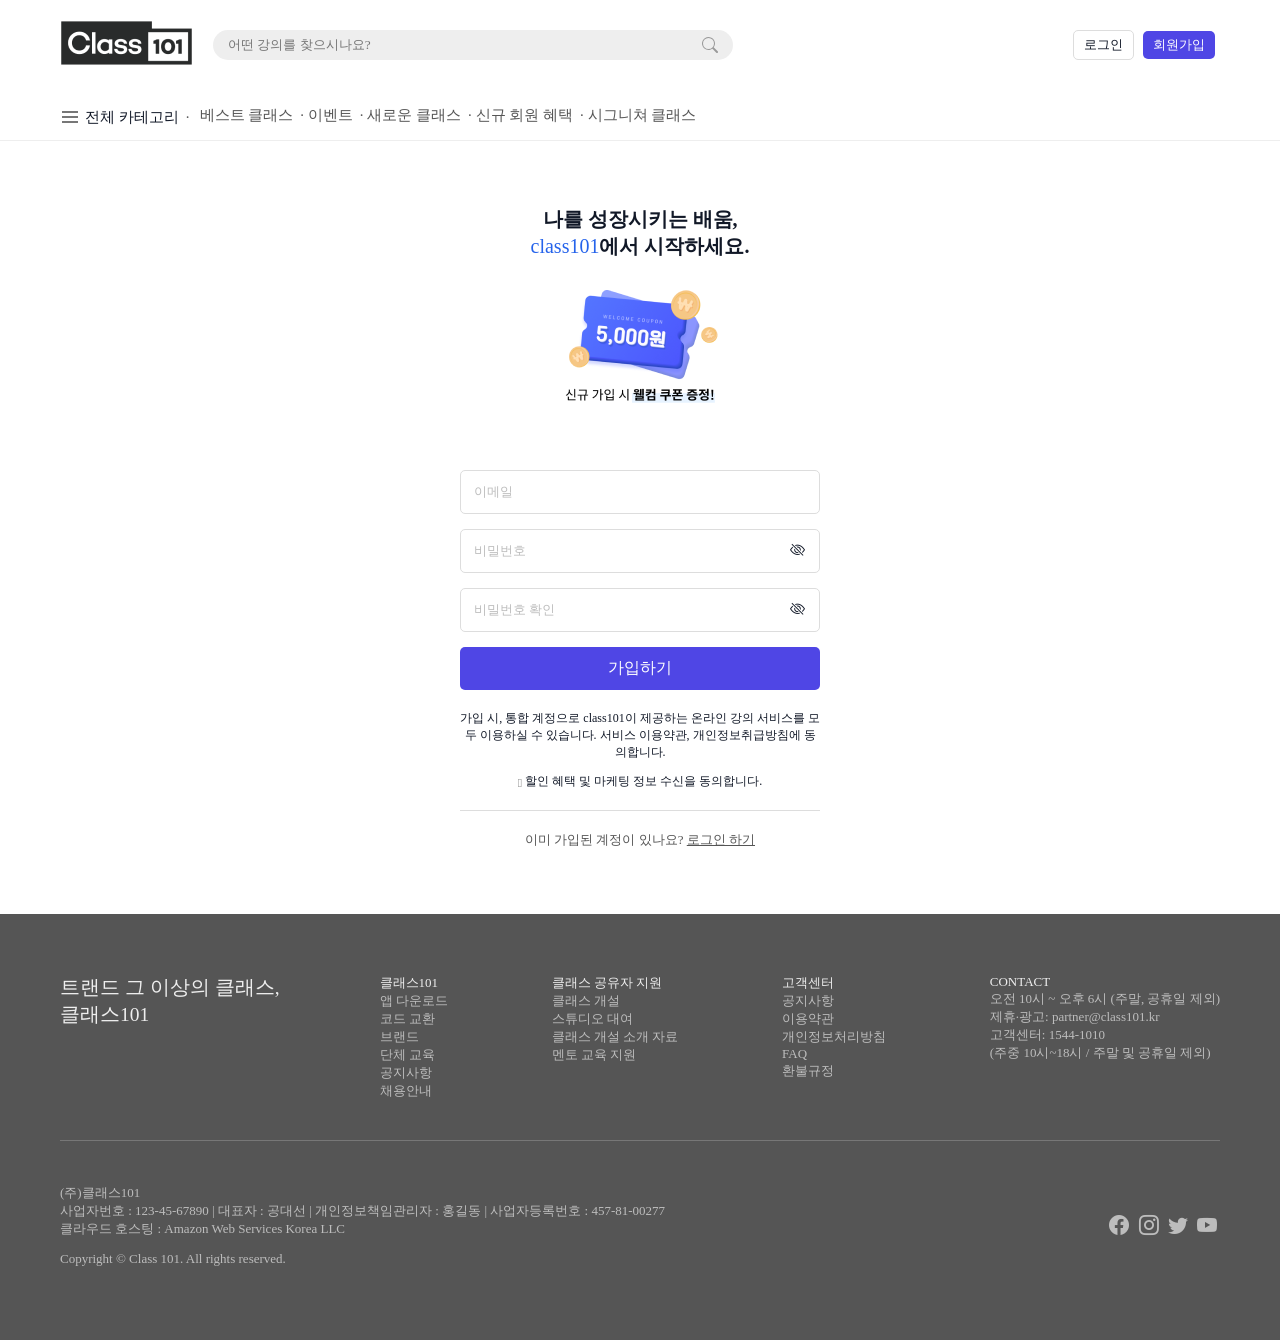
<file: html/member-register.html>
<!DOCTYPE html>
<html lang="ko">

<head>
  <meta charset="UTF-8">
  <meta http-equiv="X-UA-Compatible" content="IE=edge">
  <meta name="viewport" content="width=device-width, initial-scale=1.0">
  <title>트랜드 그 이상의 클래스, 클래스 101</title>
  <link rel="icon" href="../images/favicon.png">
  <!-- jQuery CDN -->
  <script src="https://code.jquery.com/jquery-3.5.1.min.js"></script>
  <!-- The Final Countdown -->
  <script src="../script/the-final-countdown/jquery.countdown.min.js"></script>
  <!-- Slick Slider -->
  <link rel="stylesheet" href="../script/slick/slick-theme.css">
  <link rel="stylesheet" href="../script/slick/slick.css">
  <script src="../script/slick/slick.min.js"></script>
  <!-- Custom CSS & JS -->
  <link rel="stylesheet" href="../css/style.css">
  <link rel="stylesheet" href="../css/responsive-mobile.css">
  <link rel="stylesheet" href="../css/responsive-tablet.css">
  <script src="../script/custom.js"></script>
</head>

<body>

  <div class="container member-register">
    <!-- Header -->
    <header>
      <div class="header-inner">
        <div class="logo-search">
          <div class="logo">
            <a href="../index.html"><img src="../images/logo-beyond-insight.png" alt=""></a>
          </div>
          <div class="search">
            <input type="text" placeholder="어떤 강의를 찾으시나요?">
            <img src="../images/bi-search.svg" alt="">
          </div>
          <div class="login-register-buttons">
            <button class="btn-login">로그인</button>
            <button class="btn-register" onclick="location.href='./member-register.html'">회원가입</button>
          </div>
          <div class="user-alarm">
            <span class="cart">
              <i class="bi bi-cart"></i><em data-count="2"></em>
            </span>
            <span class="alarm">
              <i class="bi bi-bell"></i><em data-count="9"></em>
            </span>
            <span class="avatar">
              <img src="../images/mentor-avatar-01.png" alt="">
            </span>
          </div>
        </div>
        <div class="gnb">
          <a class="trigger" href="#none"><span>전체 카테고리</span></a>
          <div class="special-navi">
            <a href="#none">베스트 클래스</a>
            <a href="#none">이벤트</a>
            <a href="#none">새로운 클래스</a>
            <a href="#none">신규 회원 혜택</a>
            <a href="#none">시그니쳐 클래스</a>
          </div>
        </div>
      </div>
      <div class="mega-navi">
        <div class="search-mobile">
          <input type="text" placeholder="어떤 강의를 찾으시나요?">
          <img src="../images/bi-search.svg" alt="">
        </div>
        <div class="mega-navi-inner">
          <div class="mega-navi-item">
            <b>개발·프로그래밍</b>
            <div class="mega-navi-item-wrap">
              <a href="#none">웹 개발</a>
              <a href="#none">프론트엔드</a>
              <a href="#none">백엔드</a>
              <a href="#none">모바일 앱 개발</a>
              <a href="#none">데이터베이스</a>
              <a href="#none">게임 개발</a>
              <a href="#none">자격증</a>
            </div>
          </div>
          <div class="mega-navi-item">
            <b>운동·건강</b>
            <div class="mega-navi-item-wrap">
              <a href="#none">요가</a>
              <a href="#none">필라테스</a>
              <a href="#none">발레</a>
              <a href="#none">스트레칭·자세 개선</a>
              <a href="#none">피트니스</a>
              <a href="#none">러닝·사이클</a>
            </div>
          </div>
          <div class="mega-navi-item">
            <b>학문·외국어</b>
            <div class="mega-navi-item-wrap">
              <a href="#none">영어</a>
              <a href="#none">중국어</a>
              <a href="#none">일본어</a>
              <a href="#none">독일어</a>
              <a href="#none">스페인어</a>
              <a href="#none">외국어 시험</a>
            </div>
          </div>
          <div class="mega-navi-item">
            <b>라이프스타일</b>
            <div class="mega-navi-item-wrap">
              <a href="#none">뷰티</a>
              <a href="#none">명상</a>
              <a href="#none">심리</a>
              <a href="#none">타로·사주·운세</a>
              <a href="#none">게임·e스포츠</a>
              <a href="#none">반려동물</a>
              <a href="#none">인문학</a>
            </div>
          </div>
          <div class="mega-navi-item">
            <b>창업·재태크</b>
            <div class="mega-navi-item-wrap">
              <a href="#none">국내 쇼핑몰</a>
              <a href="#none">해외 쇼핑몰</a>
              <a href="#none">블로그</a>
              <a href="#none">유튜브</a>
              <a href="#none">전자책·디지털파일</a>
              <a href="#none">쉐어하우스·숙박업</a>
              <a href="#none">요식업</a>
            </div>
          </div>
          <div class="mega-navi-item">
            <b>사진·영상</b>
            <div class="mega-navi-item-wrap">
              <a href="#none">유튜브</a>
              <a href="#none">디자인</a>
              <a href="#none">포토샵</a>
              <a href="#none">스마트폰</a>
              <a href="#none">사진촬영</a>
              <a href="#none">영상편집</a>
            </div>
          </div>
        </div>
        <button class="btn-mega-navi-close">&times;</button>
      </div>
    </header>
    <section class="signup">
      <div class="member-register">
        <div class="member-account">
          <h1 class="login-slogan">나를 성장시키는 배움,<br><em>class101</em>에서 시작하세요.</h1>
          <img src="../images/ct-modal-01.png" alt="">
        </div>
        <div class="login-field">
          <div>
            <input type="email" placeholder="이메일">
          </div>
          <div>
            <input type="password" placeholder="비밀번호" maxlength="12">
            <i class="toggle-pw bi bi-eye-slash"></i>
          </div>
          <div>
            <input type="password" placeholder="비밀번호 확인" maxlength="12">
            <i class="toggle-pw bi bi-eye-slash"></i>
          </div>
          <button class="btn-member-primary">가입하기</button>
        </div>
        <div class="agreement">
          <p>
            가입 시, 통합 계정으로 class101이 제공하는 온라인 강의 서비스를 모두 이용하실 수 있습니다. 서비스 이용약관, 개인정보취급방침에 동의합니다.
          </p>
          <label>
            <input type="checkbox"><em></em>할인 혜택 및 마케팅 정보 수신을 동의합니다.
          </label>
        </div>
        <div class="login-member">
          이미 가입된 계정이 있나요? <a href="#none">로그인 하기</a>
        </div>
      </div>
    </section>
    <!-- Footer -->
    <footer>
      <div class="footer-inner">
        <div class="lnb-wrap">
          <div class="footer-slogan">
            <h2>트랜드 그 이상의  클래스,<br> 클래스101</h2>
          </div>
          <div class="lnb">
            <div class="link-item">
              <div class="link-item-title">클래스101</div>
              <div class="link-item-content">
                <a href="#none">앱 다운로드</a>
                <a href="#none">코드 교환</a>
                <a href="#none">브랜드</a>
                <a href="#none">단체 교육</a>
                <a href="#none">공지사항</a>
                <a href="#none">채용안내</a>
              </div>
            </div>
            <div class="link-item">
              <div class="link-item-title">클래스 공유자 지원</div>
              <div class="link-item-content">
                <a href="#none">클래스 개설</a>
                <a href="#none">스튜디오 대여</a>
                <a href="#none">클래스 개설 소개 자료</a>
                <a href="#none">멘토 교육 지원</a>
              </div>
            </div>
            <div class="link-item">
              <div class="link-item-title">고객센터</div>
              <div class="link-item-content">
                <a href="#none">공지사항</a>
                <a href="#none">이용약관</a>
                <a href="#none">개인정보처리방침</a>
                <a href="#none">FAQ</a>
                <a href="#none">환불규정</a>
              </div>
            </div>
            <div class="link-item">
              <div class="link-item-title">CONTACT</div>
              <div class="link-item-content">
                오전 10시 ~ 오후 6시 (주말, 공휴일 제외)<br>
                제휴·광고: partner@class101.kr<br>
                고객센터: 1544-1010<br>
                (주중 10시~18시 / 주말 및 공휴일 제외)
              </div>
            </div>
          </div>
        </div>
        <div class="copyright-wrap">
          <b class="company-info-trigger">(주)클래스101 사업자 정보</b>
          <address>
            <p>
              (주)클래스101<br>
              사업자번호 : 123-45-67890 | 대표자 : 공대선 | 개인정보책임관리자 : 홍길동 | 사업자등록번호 : 457-81-00277<br>
              클라우드 호스팅 : Amazon Web Services Korea LLC
            </p>
            <p>
              Copyright © Class 101. All rights reserved.
            </p>
          </address>
          <div class="sns">
            <a href="#none"><i class="bi bi-facebook"></i></a>
            <a href="#none"><i class="bi bi-instagram"></i></a>
            <a href="#none"><i class="bi bi-twitter"></i></a>
            <a href="#none"><i class="bi bi-youtube"></i></a>
          </div>
        </div>
      </div>
    </footer>
    <!-- Go to top -->
    <div class="gototop">
      <i class="bi bi-chevron-up"></i>
    </div>
  </div>

</body>

</html>
</file>
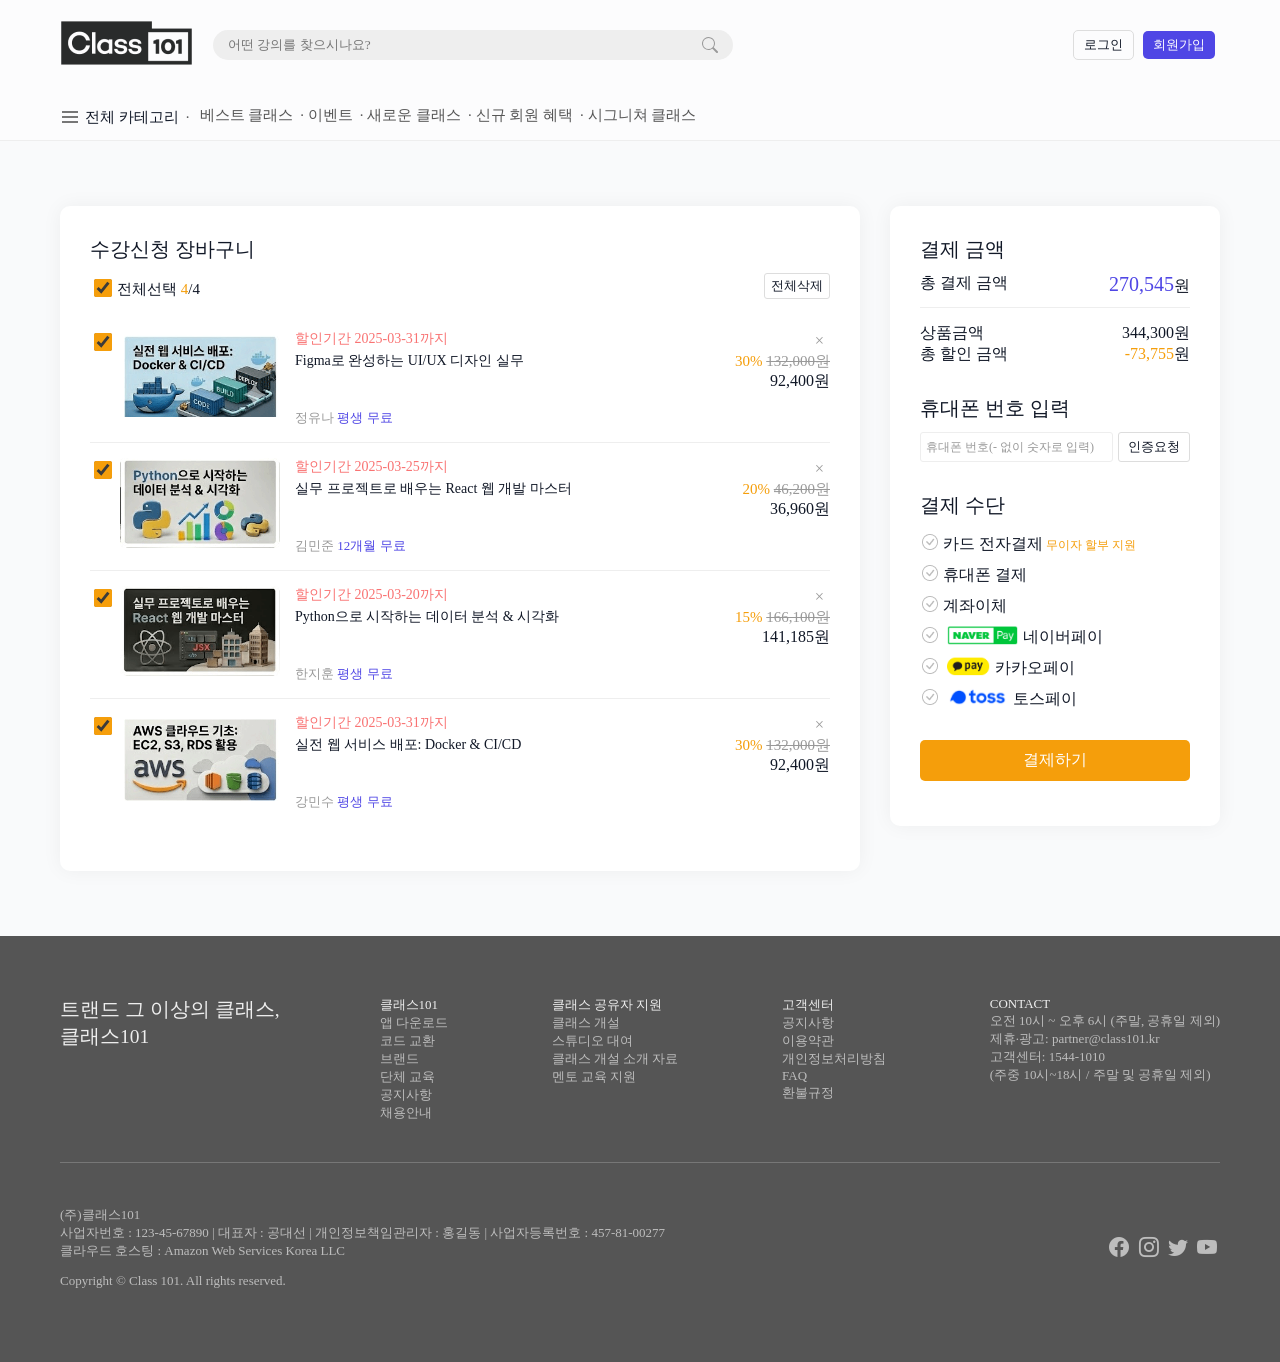
<file: html/take-course.html>
<!DOCTYPE html>
<html lang="ko">

<head>
  <meta charset="UTF-8">
  <meta http-equiv="X-UA-Compatible" content="IE=edge">
  <meta name="viewport" content="width=device-width, initial-scale=1.0">
  <title>트랜드 그 이상의 클래스, 클래스 101</title>
  <link rel="icon" href="../images/favicon.png">
  <!-- jQuery CDN -->
  <script src="https://code.jquery.com/jquery-3.5.1.min.js"></script>
  <!-- The Final Countdown -->
  <script src="../script/the-final-countdown/jquery.countdown.min.js"></script>
  <!-- Slick Slider -->
  <link rel="stylesheet" href="../script/slick/slick-theme.css">
  <link rel="stylesheet" href="../script/slick/slick.css">
  <script src="../script/slick/slick.min.js"></script>
  <!-- Custom CSS & JS -->
  <link rel="stylesheet" href="../css/style.css">
  <link rel="stylesheet" href="../css/responsive-mobile.css">
  <link rel="stylesheet" href="../css/responsive-tablet.css">
  <script src="../script/custom.js"></script>
</head>

<body>

  <div class="container take-course">
    <!-- Header -->
    <header>
      <div class="header-inner">
        <div class="logo-search">
          <div class="logo">
            <a href="../index.html"><img src="../images/logo-beyond-insight.png" alt=""></a>
          </div>
          <div class="search">
            <input type="text" placeholder="어떤 강의를 찾으시나요?">
            <img src="../images/bi-search.svg" alt="">
          </div>
          <div class="login-register-buttons">
            <button class="btn-login">로그인</button>
            <button class="btn-register" onclick="location.href='./member-register.html'">회원가입</button>
          </div>
          <div class="user-alarm">
            <span class="cart">
              <i class="bi bi-cart"></i><em data-count="2"></em>
            </span>
            <span class="alarm">
              <i class="bi bi-bell"></i><em data-count="9"></em>
            </span>
            <span class="avatar">
              <img src="../images/mentor-avatar-01.png" alt="">
            </span>
          </div>
        </div>
        <div class="gnb">
          <a class="trigger" href="#none"><span>전체 카테고리</span></a>
          <div class="special-navi">
            <a href="#none">베스트 클래스</a>
            <a href="#none">이벤트</a>
            <a href="#none">새로운 클래스</a>
            <a href="#none">신규 회원 혜택</a>
            <a href="#none">시그니쳐 클래스</a>
          </div>
        </div>
      </div>
      <div class="mega-navi">
        <div class="search-mobile">
          <input type="text" placeholder="어떤 강의를 찾으시나요?">
          <img src="../images/bi-search.svg" alt="">
        </div>
        <div class="mega-navi-inner">
          <div class="mega-navi-item">
            <b>개발·프로그래밍</b>
            <div class="mega-navi-item-wrap">
              <a href="#none">웹 개발</a>
              <a href="#none">프론트엔드</a>
              <a href="#none">백엔드</a>
              <a href="#none">모바일 앱 개발</a>
              <a href="#none">데이터베이스</a>
              <a href="#none">게임 개발</a>
              <a href="#none">자격증</a>
            </div>
          </div>
          <div class="mega-navi-item">
            <b>운동·건강</b>
            <div class="mega-navi-item-wrap">
              <a href="#none">요가</a>
              <a href="#none">필라테스</a>
              <a href="#none">발레</a>
              <a href="#none">스트레칭·자세 개선</a>
              <a href="#none">피트니스</a>
              <a href="#none">러닝·사이클</a>
            </div>
          </div>
          <div class="mega-navi-item">
            <b>학문·외국어</b>
            <div class="mega-navi-item-wrap">
              <a href="#none">영어</a>
              <a href="#none">중국어</a>
              <a href="#none">일본어</a>
              <a href="#none">독일어</a>
              <a href="#none">스페인어</a>
              <a href="#none">외국어 시험</a>
            </div>
          </div>
          <div class="mega-navi-item">
            <b>라이프스타일</b>
            <div class="mega-navi-item-wrap">
              <a href="#none">뷰티</a>
              <a href="#none">명상</a>
              <a href="#none">심리</a>
              <a href="#none">타로·사주·운세</a>
              <a href="#none">게임·e스포츠</a>
              <a href="#none">반려동물</a>
              <a href="#none">인문학</a>
            </div>
          </div>
          <div class="mega-navi-item">
            <b>창업·재태크</b>
            <div class="mega-navi-item-wrap">
              <a href="#none">국내 쇼핑몰</a>
              <a href="#none">해외 쇼핑몰</a>
              <a href="#none">블로그</a>
              <a href="#none">유튜브</a>
              <a href="#none">전자책·디지털파일</a>
              <a href="#none">쉐어하우스·숙박업</a>
              <a href="#none">요식업</a>
            </div>
          </div>
          <div class="mega-navi-item">
            <b>사진·영상</b>
            <div class="mega-navi-item-wrap">
              <a href="#none">유튜브</a>
              <a href="#none">디자인</a>
              <a href="#none">포토샵</a>
              <a href="#none">스마트폰</a>
              <a href="#none">사진촬영</a>
              <a href="#none">영상편집</a>
            </div>
          </div>
        </div>
        <button class="btn-mega-navi-close">&times;</button>
      </div>
    </header>
    <section class="take-course">
      <div class="take-course-inner">
        <div class="cart-wrap">
          <h2 class="payment-headline">수강신청 장바구니</h2>
          <div class="cart-header">
            <span>
              <input class="cart-chk-all" type="checkbox" checked>전체선택 <em>4</em>/4
            </span>
            <button class="btn-all-clear">전체삭제</button>
          </div>
          <div class="cart-items">
            <div class="cart-item">
              <div class="check-status">
                <input class="cart-chk" type="checkbox" checked>
              </div>
              <div class="thum">
                <img src="../images/beyond-class-category-cover-16.png" alt="">
              </div>
              <div class="cart-overview">
                <div class="cart-overview-header">
                  <h4>할인기간 2025-03-31까지</h4>
                  <button class="btn-clear">&times;</button>
                </div>
                <div class="cart-overview-detail">
                  <div class="cart-overview-info">
                    <b class="class-subject">Figma로 완성하는 UI/UX 디자인 실무</b>
                    <span class="mentor-info">정유나 <em>평생 무료</em></span>
                  </div>
                  <div class="cart-overview-price">
                    <div>
                      <span class="sale">30%</span>
                      <s class="price-prev">132,000원</s>
                    </div>
                    <span class="price-current">92,400원</span>
                  </div>
                </div>
              </div>
            </div>
            <div class="cart-item">
              <div class="check-status">
                <input class="cart-chk" type="checkbox" checked>
              </div>
              <div class="thum">
                <img src="../images/beyond-class-category-cover-03.png" alt="">
              </div>
              <div class="cart-overview">
                <div class="cart-overview-header">
                  <h4>할인기간 2025-03-25까지</h4>
                  <button class="btn-clear">&times;</button>
                </div>
                <div class="cart-overview-detail">
                  <div class="cart-overview-info">
                    <b class="class-subject">실무 프로젝트로 배우는 React 웹 개발 마스터</b>
                    <span class="mentor-info">김민준 <em>12개월 무료</em></span>
                  </div>
                  <div class="cart-overview-price">
                    <div>
                      <span class="sale">20%</span>
                      <s class="price-prev">46,200원 </s>
                    </div>
                    <span class="price-current">36,960원</span>
                  </div>
                </div>
              </div>
            </div>
            <div class="cart-item">
              <div class="check-status">
                <input class="cart-chk" type="checkbox" checked>
              </div>
              <div class="thum">
                <img src="../images/beyond-class-category-cover-01.png" alt="">
              </div>
              <div class="cart-overview">
                <div class="cart-overview-header">
                  <h4>할인기간 2025-03-20까지</h4>
                  <button class="btn-clear">&times;</button>
                </div>
                <div class="cart-overview-detail">
                  <div class="cart-overview-info">
                    <b class="class-subject">Python으로 시작하는 데이터 분석 & 시각화</b>
                    <span class="mentor-info">한지훈 <em>평생 무료</em></span>
                  </div>
                  <div class="cart-overview-price">
                    <div>
                      <span class="sale">15%</span>
                      <s class="price-prev">166,100원</s>
                    </div>
                    <span class="price-current">141,185원</span>
                  </div>
                </div>
              </div>
            </div>
            <div class="cart-item">
              <div class="check-status">
                <input class="cart-chk" type="checkbox" checked>
              </div>
              <div class="thum">
                <img src="../images/beyond-class-category-cover-12.png"" alt="">
              </div>
              <div class="cart-overview">
                <div class="cart-overview-header">
                  <h4>할인기간 2025-03-31까지</h4>
                  <button class="btn-clear">&times;</button>
                </div>
                <div class="cart-overview-detail">
                  <div class="cart-overview-info">
                    <b class="class-subject">실전 웹 서비스 배포: Docker & CI/CD</b>
                    <span class="mentor-info">강민수 <em>평생 무료</em></span>
                  </div>
                  <div class="cart-overview-price">
                    <div>
                      <span class="sale">30%</span>
                      <s class="price-prev">132,000원</s>
                    </div>
                    <span class="price-current">92,400원</span>
                  </div>
                </div>
              </div>
            </div>
          </div>
          <!-- Cart Item Empty -->
          <div class="cart-item-empty">
            <h4>수강바구니가 비었습니다.</h4>
            <p>트랜드 그 이상의 클래스, 클래스 101에서 좋은 강의를 찾아보세요.</p>
            <a href="../index.html">강의목록 보기</a>
          </div>
        </div>
        <div class="payment">
          <div class="price-total-wrap">
            <h2 class="payment-headline">결제 금액</h2>
            <div class="current-price">
              <b>총 결제 금액</b>
              <span><em>270,545</em>원</span>
            </div>
            <div class="origin-price">
              <b>상품금액</b>
              <span>344,300원</span>
            </div>
            <div class="discount-amount">
              <b>총 할인 금액</b>
              <span><em>-73,755</em>원</span>
            </div>
          </div>
          <div class="mobile-confirm-wrap">
            <h2 class="payment-headline">휴대폰 번호 입력</h2>
            <div>
              <input type="tel" placeholder="휴대폰 번호(- 없이 숫자로 입력)">
              <button class="btn-request">인증요청</button>
            </div>
          </div>
          <div class="payment-method-wrap">
            <h2 class="payment-headline">결제 수단</h2>
            <div>
              <label>
                <input type="radio" name="payment-method"><em></em>카드 전자결제<b class="free-interest">무이자 할부 지원</b>
              </label>
            </div>
            <div>
              <label>
                <input type="radio" name="payment-method"><em></em>휴대폰 결제
              </label>
            </div>
            <div>
              <label>
                <input type="radio" name="payment-method"><em></em>계좌이체
              </label>
            </div>
            <div>
              <label>
                <input type="radio" name="payment-method"><em></em>
                <img src="../images/ct-payment-naver.png" alt="">네이버페이
              </label>
            </div>
            <div>
              <label>
                <input type="radio" name="payment-method"><em></em>
                <img src="../images/ct-payment-kakao.png" alt="">카카오페이
              </label>
            </div>
            <div>
              <label>
                <input type="radio" name="payment-method"><em></em>
                <img src="../images/ct-payment-toss.png" alt="">토스페이
              </label>
            </div>
          </div>
          <button class="btn-payment-final">결제하기</button>
        </div>
      </div>
    </section>
    <!-- Footer -->
    <footer>
      <div class="footer-inner">
        <div class="lnb-wrap">
          <div class="footer-slogan">
            <h2>트랜드 그 이상의  클래스,<br> 클래스101</h2>
          </div>
          <div class="lnb">
            <div class="link-item">
              <div class="link-item-title">클래스101</div>
              <div class="link-item-content">
                <a href="#none">앱 다운로드</a>
                <a href="#none">코드 교환</a>
                <a href="#none">브랜드</a>
                <a href="#none">단체 교육</a>
                <a href="#none">공지사항</a>
                <a href="#none">채용안내</a>
              </div>
            </div>
            <div class="link-item">
              <div class="link-item-title">클래스 공유자 지원</div>
              <div class="link-item-content">
                <a href="#none">클래스 개설</a>
                <a href="#none">스튜디오 대여</a>
                <a href="#none">클래스 개설 소개 자료</a>
                <a href="#none">멘토 교육 지원</a>
              </div>
            </div>
            <div class="link-item">
              <div class="link-item-title">고객센터</div>
              <div class="link-item-content">
                <a href="#none">공지사항</a>
                <a href="#none">이용약관</a>
                <a href="#none">개인정보처리방침</a>
                <a href="#none">FAQ</a>
                <a href="#none">환불규정</a>
              </div>
            </div>
            <div class="link-item">
              <div class="link-item-title">CONTACT</div>
              <div class="link-item-content">
                오전 10시 ~ 오후 6시 (주말, 공휴일 제외)<br>
                제휴·광고: partner@class101.kr<br>
                고객센터: 1544-1010<br>
                (주중 10시~18시 / 주말 및 공휴일 제외)
              </div>
            </div>
          </div>
        </div>
        <div class="copyright-wrap">
          <b class="company-info-trigger">(주)클래스101 사업자 정보</b>
          <address>
            <p>
              (주)클래스101<br>
              사업자번호 : 123-45-67890 | 대표자 : 공대선 | 개인정보책임관리자 : 홍길동 | 사업자등록번호 : 457-81-00277<br>
              클라우드 호스팅 : Amazon Web Services Korea LLC
            </p>
            <p>
              Copyright © Class 101. All rights reserved.
            </p>
          </address>
          <div class="sns">
            <a href="#none"><i class="bi bi-facebook"></i></a>
            <a href="#none"><i class="bi bi-instagram"></i></a>
            <a href="#none"><i class="bi bi-twitter"></i></a>
            <a href="#none"><i class="bi bi-youtube"></i></a>
          </div>
        </div>
      </div>
    </footer>
    <!-- Go to top -->
    <div class="gototop">
      <i class="bi bi-chevron-up"></i>
    </div>
  </div>

</body>

</html>
</file>
<file: css/style.css>
@charset "UTF-8";
/* Import Local SCSS Files */
/*Font Family*/
/* Setting Variables : Text Color */
/* Setting Variables : Object Color */
@import url("https://cdn.jsdelivr.net/npm/bootstrap-icons@1.10.5/font/bootstrap-icons.css");
@import url("https://cdnjs.cloudflare.com/ajax/libs/font-awesome/6.5.1/css/all.min.css");
@import url("https://fonts.googleapis.com/css2?family=Noto+Sans+KR:wght@100;300;400;500;700;900&display=swap");
@import url("https://fonts.googleapis.com/css2?family=Raleway:wght@100;200;300;400;500;600;700;800;900&display=swap");

/* Theme Color Variables */
:root {
  --color-text-main: #111827;
  --color-text-muted: #6B7280;
  --color-border: #E5E7EB;
  --color-border-light: #F3F4F6;
  --color-primary: #F97373;       /* 메인 포인트 (버튼, 뱃지 등) - 코랄 톤 */
  --color-secondary: #4F46E5;     /* 서브 포인트 (버튼, 배지용 인디고) */
  --color-accent: #F59E0B;        /* 가격, 할인 등 강조 색 (워밍 옐로우) */
  --color-brand-blue: #2563EB;    /* 링크/타이틀 파란색 */
  --color-brand-indigo: #111827;  /* 다크 배경 및 헤더용 딥 네이비 */
  --color-bg-soft: #F9FAFB;
  --color-bg-softer: #FFFFFF;
  --color-warning: #FACC15;
}
* {
  box-sizing: border-box;
  outline: none;
}

a {
  text-decoration: none;
  color: inherit;
}

h1, h2, h3, h4, h5, h6 {
  margin: 0;
  font-weight: 500;
}

button {
  cursor: pointer;
}

input {
  border: none;
}

/* Font Icon : Bootstrap Icons */
/* Google Web Fonts */
@font-face {
  font-family: "$primary-kr";
  src: url("https://cdn.jsdelivr.net/gh/projectnoonnu/noonfonts_2108@1.1/SpoqaHanSansNeo-Regular.woff") format("woff");
  font-weight: normal;
  font-style: normal;
}
/* Mixin Group */
* {
  font-family: "SUIT";
  color: var(--color-text-main);
  font-weight: 500;
}

/* html {
  scroll-behavior: smooth;
} */
body {
  font-weight: 300;
  margin: 0;
  font-size: 15px;
}

body.active {
  overflow: hidden;
}

/* ############ Common CSS ############ */
section:not(.front-slider) {
  padding: 65px 0;
}

[class*=inner] {
  width: 1160px;
  margin: auto;
}

.front-header {
  display: flex;
  justify-content: space-between;
  align-items: center;
  height: 50px;
  margin-bottom: 20px;
}
.front-header h2 {
  font-size: 24px;
  font-weight: 500;
}
.front-header a {
  font-size: 14px;
  color: #555555;
}

/* Header */
header {
  display: flex;
  justify-content: center;
  background-color: rgba(255, 255, 255, 0.5607843137);
  border-bottom: 1px solid #EEEEEE;
  position: relative;
  z-index: 100;
  width: 100%;
  /* Mega Navi */
}
header.active {
  position: fixed;
  box-shadow: 0 0 5px rgba(51, 51, 51, 0.1);
  border: none;
}
header .header-inner {
  width: 1160px;
}
header .header-inner .logo-search {
  display: flex;
  gap: 20px;
  padding: 20px 0;
  align-items: center;
}
.search,
.search-mobile {
  width: 520px;
  position: relative;
}
.search input[type=text],
.search-mobile input[type=text] {
  width: 100%;
  background-color: #EEEEEE;
  padding: 7px;
  border-radius: 50px;
  padding-left: 15px;
}
.search input[type=text]:focus::-moz-placeholder, .search-mobile input[type=text]:focus::-moz-placeholder {
  visibility: hidden;
}
.search input[type=text]:focus::placeholder,
.search-mobile input[type=text]:focus::placeholder {
  visibility: hidden;
}
.search input[type=text]:focus,
.search-mobile input[type=text]:focus {
  border-color: rgba(0, 133, 209, 0.5);
  background-color: #ffffff;
  box-shadow: 0 0 5px rgba(0, 133, 209, 0.5);
}
.search input[type=text]:focus + img,
.search-mobile input[type=text]:focus + img {
  filter: invert(41%) sepia(67%) saturate(4360%) hue-rotate(196deg) brightness(85%) contrast(114%);
}
.search img,
.search-mobile img {
  position: absolute;
  right: 15px;
  top: 50%;
  transform: translateY(-50%);
  cursor: pointer;
}

header .header-inner .logo-search .login-register-buttons {
  margin-left: auto;
}
header .header-inner .logo-search .login-register-buttons button {
  border: 1px solid #DDDDDD;
  border-radius: 5px;
  padding: 5px 10px;
  margin-right: 5px;
  background-color: transparent;
}
header .header-inner .logo-search .login-register-buttons button.btn-register {
  background-color: var(--color-secondary);
  color: #ffffff;
  border: transparent;
}
header .header-inner .logo-search .user-alarm {
  margin-left: auto;
  display: none;
}
header .header-inner .logo-search .user-alarm span {
  margin-right: 10px;
  vertical-align: middle;
  width: 20px;
  position: relative;
}
header .header-inner .logo-search .user-alarm span .bi {
  font-size: 20px;
}
header .header-inner .logo-search .user-alarm span em {
  position: absolute;
  width: 15px;
  height: 15px;
  background-color: #ff3c6d;
  border-radius: 50%;
  right: 0;
  text-align: center;
  line-height: 12px;
}
header .header-inner .logo-search .user-alarm span em:before {
  content: attr(data-count);
  color: #ffffff;
  font-style: normal;
  font-size: 11px;
}
header .header-inner .logo-search .user-alarm .avatar img {
  height: 28px;
  border-radius: 50%;
}
header .header-inner .gnb {
  height: 50px;
  display: flex;
  align-items: center;
  gap: 10px;
}
header .header-inner .gnb a {
  font-weight: 400;
  color: #555555;
}
header .header-inner .gnb a:after {
  content: "·";
  padding-left: 7px;
}
header .header-inner .gnb a:last-child:after {
  display: none;
}
header .header-inner .gnb a:hover:not(.trigger) {
  color: var(--color-primary);
}
header .header-inner .gnb .trigger:before {
  content: "";
  background: url("/images/icon-category.png");
  width: 20px;
  height: 18px;
  display: inline-block;
  margin-right: 5px;
  transform: translateY(4px);
}
header .mega-navi {
  position: absolute;
  left: 0;
  top: 100%;
  background-color: #333333;
  width: 100%;
  display: none;
}
header .mega-navi .search-mobile {
  display: none;
}
header .mega-navi .btn-mega-navi-close {
  display: none;
}
header .mega-navi .mega-navi-inner {
  width: 1160px;
  margin: auto;
  padding: 20px 0;
  display: flex;
  justify-content: space-between;
}
header .mega-navi .mega-navi-inner .mega-navi-item {
  color: #ffffff;
  font-size: 14px;
  font-weight: 300;
  line-height: 1.8em;
  flex: 1;
}
header .mega-navi .mega-navi-inner .mega-navi-item b {
  color: #ffffff;
  font-weight: 500;
}
header .mega-navi .mega-navi-inner .mega-navi-item .mega-navi-item-wrap a {
  display: block;
  color: #BDBDBD;
}
header .mega-navi .mega-navi-inner .mega-navi-item .mega-navi-item-wrap a:hover {
  text-decoration: underline;
}

/* ############ Front Page : index.html ############ */
/* Section : Front Slider */
.front-slider .front-slider-items .front-slider-item {
  cursor: pointer;
}
.front-slider .front-slider-items .front-slider-item .front-slider-item-wrap {
  width: 1160px;
  margin: auto;
  display: flex;
  justify-content: space-between;
  align-items: center;
  height: 400px;
}
/* 슬라이드 텍스트 크기 */
.front-slider .front-slider-items .front-slider-item .front-slider-item-wrap .desc b {
  font-size: 22px;
  font-weight: 600;
  color: var(--color-primary);
  letter-spacing: -0.02em;
}
.front-slider .front-slider-items .front-slider-item .front-slider-item-wrap .desc h1,
.front-slider .front-slider-items .front-slider-item .front-slider-item-wrap .desc h2 {
  font-size: 48px;
  font-weight: 700;
  line-height: 1.25;
  margin: 18px 0 14px;
  letter-spacing: -0.03em;
}
.front-slider .front-slider-items .front-slider-item .front-slider-item-wrap .desc span {
  font-size: 20px;
  font-weight: 500;
  opacity: 0.9;
}
.front-slider .front-slider-items .front-slider-item .front-slider-item-wrap .pic img {
  height: 350px;
}

/* 슬라이드 텍스트 등장 애니메이션 */
.front-slider .front-slider-item .front-slider-item-wrap .desc b,
.front-slider .front-slider-item .front-slider-item-wrap .desc h1,
.front-slider .front-slider-item .front-slider-item-wrap .desc h2,
.front-slider .front-slider-item .front-slider-item-wrap .desc span {
  opacity: 0;
  transform: translateY(28px);
  transition: opacity 0.55s ease-out, transform 0.55s ease-out;
}
.front-slider .slick-slide.slick-active .front-slider-item-wrap .desc b {
  opacity: 1;
  transform: translateY(0);
  transition-delay: 0.1s;
}
.front-slider .slick-slide.slick-active .front-slider-item-wrap .desc h1,
.front-slider .slick-slide.slick-active .front-slider-item-wrap .desc h2 {
  opacity: 1;
  transform: translateY(0);
  transition-delay: 0.2s;
}
.front-slider .slick-slide.slick-active .front-slider-item-wrap .desc span {
  opacity: 1;
  transform: translateY(0);
  transition-delay: 0.35s;
}
.front-slider .front-slider-item .front-slider-item-wrap .pic {
  opacity: 0;
  transform: translateX(24px);
  transition: opacity 0.5s ease-out, transform 0.5s ease-out;
}
.front-slider .slick-slide.slick-active .front-slider-item-wrap .pic {
  opacity: 1;
  transform: translateX(0);
  transition-delay: 0.2s;
}

/* 진한 배경 슬라이드만 글자 밝은색 (클래스로 지정해 회색 슬라이드에 적용 안 됨) */
.front-slider .front-slider-item.slide-dark .front-slider-item-wrap .desc b,
.front-slider .front-slider-item.slide-dark .front-slider-item-wrap .desc h1,
.front-slider .front-slider-item.slide-dark .front-slider-item-wrap .desc h2,
.front-slider .front-slider-item.slide-dark .front-slider-item-wrap .desc span {
  color: #ffffff;
}
.front-slider .front-slider-item.slide-dark .front-slider-item-wrap .desc b {
  color: rgba(255, 255, 255, 0.95);
}
.front-slider .front-slider-item.slide-dark .front-slider-item-wrap .desc span {
  opacity: 0.9;
  color: rgba(255, 255, 255, 0.9);
}

/* Section : Category Shortcut */
.category-shortcut .category-shortcut-inner .category-shortcut-items {
  display: flex;
  gap: 20px;
}
.category-shortcut .category-shortcut-inner .category-shortcut-items .category-shortcut-item {
  flex: 1;
  height: 130px;
  box-shadow: 0 0 20px rgba(23, 23, 23, 0.1);
  border-radius: 10px;
  display: flex;
  flex-direction: column;
  justify-content: center;
  align-items: center;
  gap: 10px;
}
.category-shortcut .category-shortcut-inner .category-shortcut-items .category-shortcut-item em {
  font-size: 20px;
  color: #333333;
  width: 52px;
  height: 52px;
  border-radius: 50%;
  display: flex;
  justify-content: center;
  align-items: center;
}
.category-shortcut .category-shortcut-inner .category-shortcut-items .category-shortcut-item em img {
  width: 36px;
  height: 36px;
}
.category-shortcut .category-shortcut-inner .category-shortcut-items .category-shortcut-item span {
  font-size: 16px;
}
.category-shortcut .category-shortcut-inner .category-shortcut-items .category-shortcut-item:nth-child(1) em {
  background-color: rgba(0, 133, 209, 0.2);
}
.category-shortcut .category-shortcut-inner .category-shortcut-items .category-shortcut-item:nth-child(2) em {
  background-color: rgba(255, 217, 18, 0.2);
}
.category-shortcut .category-shortcut-inner .category-shortcut-items .category-shortcut-item:nth-child(3) em {
  background-color: rgba(255, 60, 109, 0.2);
}
.category-shortcut .category-shortcut-inner .category-shortcut-items .category-shortcut-item:nth-child(4) em {
  background-color: rgba(10, 117, 54, 0.2);
}
.category-shortcut .category-shortcut-inner .category-shortcut-items .category-shortcut-item:nth-child(5) em {
  background-color: rgba(237, 32, 64, 0.2);
}
.category-shortcut .category-shortcut-inner .category-shortcut-items .category-shortcut-item:nth-child(6) em {
  background-color: rgba(25, 0, 211, 0.2);
}

/* Section : Focus Class */
.focus-class {
  background-color: var(--color-bg-softer);
}
.focus-class .focus-class-inner .focus-class-content {
  margin-bottom: 40px;
}
.focus-class-items {
  /* Custom CSS : Slick - 아이템 간격 조절 */
  /* Custom CSS : Slick - 다음 이전 아이콘 */
}
.focus-class-items .slide-list {
  margin: 0 -5px;
}
.focus-class-items .slick-slide {
  margin: 0 5px;
}
.focus-class-items .slick-next:before,
.focus-class-items .slick-prev:before {
  content: "\f285";
  font-family: "SUIT";
  color: #999999;
  display: inline-block;
}
.focus-class-items .slick-prev:before {
  transform: rotateY(180deg);
}
.focus-class-items .focus-class-item {
  cursor: pointer;
}
.focus-class-items .focus-class-item .thum {
  height: 160px;
  width: 100%;
  position: relative;
}
.focus-class-items .focus-class-item .thum img {
  border-radius: 5px;
  -o-object-fit: cover;
     object-fit: cover;
  width: inherit;
  height: inherit;
}
.focus-class-items .focus-class-item .thum .like {
  position: absolute;
  top: 10px;
  right: 10px;
  font-style: normal;
  cursor: pointer;
}
.focus-class-items .focus-class-item .thum .like:before {
  content: "\f417";
  font-family: "bootstrap-icons";
  color: #ffffff;
}
.focus-class-items .focus-class-item .thum .like.active:before {
  content: "\f415";
  color: var(--color-primary);
}
.focus-class-items .focus-class-item .thum .badge {
  position: absolute;
  bottom: 10px;
  right: 0;
  background-color: var(--color-primary);
  color: #ffffff;
  font-size: 12px;
  padding: 2px 8px;
  border-radius: 3px 0 0 3px;
}
.overview h4 {
  font-weight: 400;
}
.overview .class-info {
  font-size: 13px;
  color: #999999;
}
.overview .class-price {
  font-size: 16px;
  word-spacing: 10px;
  margin-bottom: 3px;
}
.overview .class-price .sale {
  color: var(--color-primary);
  font-weight: 400;
}
.overview .class-price .price-prev {
  color: #BDBDBD;
  text-decoration: line-through;
}
.overview .class-price .price-current {
  font-weight: 400;
}
.overview .class-review {
  font-size: 12px;
  font-weight: 400;
}
.overview .class-review .stars {
  word-spacing: -2px;
}
.overview .class-review .stars .bi {
  color: #FFD912;
}
.overview .class-review .rating {
  margin-left: 5px;
}
.overview .class-review .rating:after {
  content: "|";
  color: #BDBDBD;
  font-size: 10px;
  margin-left: 5px;
  transform: translateY(-2px);
  display: inline-block;
}

.focus-class-items .focus-class-item .overview {
  display: flex;
  flex-direction: column;
  min-height: 110px;
  margin-top: 5px;
}
.focus-class-items .focus-class-item .overview h4 {
  margin-bottom: auto;
}

/* Section : Best Class */
.best-class .best-class-inner .best-class-content .best-class-wrap {
  display: flex;
  gap: 25px;
}
.best-class .best-class-inner .best-class-content .best-class-wrap .invite-banner img {
  height: 280px;
}
.best-class .best-class-inner .best-class-content .best-class-wrap .invite-banner-tablet {
  display: none;
}
.best-class .best-class-inner .best-class-content .best-class-wrap .best-class-items-outer {
  display: flex;
  flex-direction: column;
  justify-content: space-between;
}
.best-class .best-class-inner .best-class-content .best-class-wrap .best-class-items-outer .best-class-items {
  gap: 15px;
  display: flex;
}
.best-class .best-class-inner .best-class-content .best-class-wrap .best-class-items-outer .best-class-items .best-class-item {
  display: flex;
  gap: 15px;
  flex: 1;
  cursor: pointer;
}
.best-class .best-class-inner .best-class-content .best-class-wrap .best-class-items-outer .best-class-items .best-class-item .thum {
  width: 130px;
}
.best-class .best-class-inner .best-class-content .best-class-wrap .best-class-items-outer .best-class-items .best-class-item .thum img {
  -o-object-fit: cover;
     object-fit: cover;
  width: inherit;
  height: inherit;
  border-radius: 3px;
}
.best-class .best-class-inner .best-class-content .best-class-wrap .best-class-items-outer .best-class-items .best-class-item .overview {
  margin-top: 0;
  display: flex;
  flex-direction: column;
  flex: 1;
}
.best-class .best-class-inner .best-class-content .best-class-wrap .best-class-items-outer .best-class-items .best-class-item .overview .class-price {
  margin-top: auto;
}

/* Section : Early Bird */
.early-bird {
  background-color: var(--color-bg-softer);
}
.early-bird .early-bird-inner .early-bird-content .coundown-wrap {
  width: 600px;
  margin: auto;
  margin-bottom: 50px;
  text-align: center;
}
.early-bird .early-bird-inner .early-bird-content .coundown-wrap .early-bird-info {
  display: block;
  font-size: 13px;
}
.early-bird .early-bird-inner .early-bird-content .early-bird-banner {
  display: flex;
  background-color: rgba(255, 217, 18, 0.1);
  border-radius: 20px;
  padding: 20px 100px;
  align-items: center;
  justify-content: space-between;
}
.early-bird .early-bird-inner .early-bird-content .early-bird-banner .banner-about h1 {
  font-size: 32px;
  font-weight: bold;
}
.early-bird .early-bird-inner .early-bird-content .early-bird-banner .banner-about h1 span {
  font-weight: 500;
  display: block;
  font-size: 0.9em;
}
.early-bird .early-bird-inner .early-bird-content .early-bird-banner .banner-about .hash-tag {
  color: var(--color-secondary);
  word-spacing: 5px;
}

/* Section : Blog */
.blog .blog-inner .blog-content .blog-items {
  display: flex;
  gap: 15px;
}
.blog .blog-inner .blog-content .blog-items .blog-item .thum {
  width: 100%;
  height: 200px;
}
.blog .blog-inner .blog-content .blog-items .blog-item .thum img {
  width: inherit;
  height: inherit;
  -o-object-fit: cover;
     object-fit: cover;
  border-radius: 5px;
  border: 1px solid #EEEEEE;
}
.blog .blog-inner .blog-content .blog-items .blog-item .desc .blog-sort {
  font-size: 13px;
  color: var(--color-accent);
}
.blog .blog-inner .blog-content .blog-items .blog-item .desc .blog-outline h4 {
  font-size: 16px;
}
.blog .blog-inner .blog-content .blog-items .blog-item .desc .blog-outline p {
  color: #555555;
  margin: 5px 0;
}
.blog .blog-inner .blog-content .blog-items .blog-item .desc .blog-writer {
  display: flex;
  align-items: center;
  gap: 10px;
  margin-top: 10px;
}
.blog .blog-inner .blog-content .blog-items .blog-item .desc .blog-writer .writer-avatar img {
  width: 40px;
  border-radius: 50%;
}
.blog .blog-inner .blog-content .blog-items .blog-item .desc .blog-writer .writer-info {
  font-size: 12px;
}
.blog .blog-inner .blog-content .blog-items .blog-item .desc .blog-writer .writer-info b {
  font-weight: 500;
}
.blog .blog-inner .blog-content .blog-items .blog-item .desc .blog-writer .writer-info .date-comment {
  margin-top: 3px;
}
.blog .blog-inner .blog-content .blog-items .blog-item .desc .blog-writer .writer-info .date-comment span {
  margin-right: 5px;
}

/* Section : Slogan */
.slogan {
  background-color: rgba(25, 0, 211, 0.05);
  padding: 35px 0 !important;
}
.slogan .slogan-inner .slogan-content {
  text-align: center;
}
.slogan .slogan-inner .slogan-content h1 {
  font-size: 32px;
  font-weight: 500;
  margin-bottom: 15px;
}
.slogan .slogan-inner .slogan-content span {
  font-size: 20px;
  font-weight: 400;
}
.slogan .slogan-inner .slogan-content span em {
  font-style: normal;
  color: #ff3c6d;
  text-decoration: underline;
}

/* Section : Tip & Tech */
.tip-tech .tip-tech-inner .tip-tech-content .tip-tech-wrap .tip-tech-items {
  display: flex;
  gap: 30px;
  margin: 20px 0;
}
.tip-tech .tip-tech-inner .tip-tech-content .tip-tech-wrap .tip-tech-items:last-child .tip-tech-item {
  border: none;
}
.tip-tech .tip-tech-inner .tip-tech-content .tip-tech-wrap .tip-tech-items .tip-tech-item {
  flex: 1;
  display: flex;
  gap: 15px;
  border-bottom: 1px solid #EEEEEE;
  padding-bottom: 10px;
}
.tip-tech .tip-tech-inner .tip-tech-content .tip-tech-wrap .tip-tech-items .tip-tech-item .tip-tech-info .tip-tech-sort {
  font-size: 12px;
  color: var(--color-secondary);
  font-weight: 500;
}
.tip-tech .tip-tech-inner .tip-tech-content .tip-tech-wrap .tip-tech-items .tip-tech-item .tip-tech-info h3 {
  font-size: 16px;
}
.tip-tech .tip-tech-inner .tip-tech-content .tip-tech-wrap .tip-tech-items .tip-tech-item .tip-tech-info p {
  margin: 0;
}
.tip-tech .tip-tech-inner .tip-tech-content .tip-tech-wrap .tip-tech-items .tip-tech-item .thum img {
  width: 110px;
  border-radius: 5px;
  border: 1px solid #EEEEEE;
}
.tip-tech .tip-tech-inner .tip-tech-content .btn-tip-tech {
  font-size: 16px;
  border: 1px solid #DDDDDD;
  font-weight: normal;
  padding: 3px 25px;
  border-radius: 30px;
  margin: 30px auto;
  display: block;
  width: -moz-min-content;
  width: min-content;
  white-space: nowrap;
}

/* Footer */
footer {
  background-color: #555555;
  padding: 60px 0;
  font-size: 13px;
}
footer * {
  color: #BDBDBD;
}
footer .footer-inner .lnb-wrap {
  display: flex;
  gap: 100px;
  border-bottom: 1px solid #777777;
  padding-bottom: 40px;
}
footer .footer-inner .lnb-wrap .footer-slogan h2 {
  color: #EEEEEE;
}
footer .footer-inner .lnb-wrap .lnb {
  display: flex;
  justify-content: space-between;
  flex: 1;
}
footer .footer-inner .lnb-wrap .lnb .link-item .link-item-title {
  color: #EEEEEE;
  pointer-events: none;
}
footer .footer-inner .lnb-wrap .lnb .link-item .link-item-content a {
  display: block;
}
footer .footer-inner .lnb-wrap .lnb .link-item .link-item-content a:hover {
  text-decoration: underline;
}
footer .footer-inner .copyright-wrap {
  display: flex;
  justify-content: space-between;
  align-items: center;
  padding-top: 30px;
}
footer .footer-inner .copyright-wrap .company-info-trigger {
  display: none;
}
footer .footer-inner .copyright-wrap address {
  font-style: normal;
}
footer .footer-inner .copyright-wrap .sns a {
  font-size: 20px;
  margin: 3px;
}
footer .footer-inner .copyright-wrap .sns a:hover .bi {
  color: #ffffff;
}

/* ############ Category Main : category-main.html ############ */
.category-class .category-class-inner .category-class-main {
  height: 120px;
  width: 100%;
  position: relative;
  border-radius: 10px;
  overflow: hidden;
}
.category-class .category-class-inner .category-class-main h2 {
  position: absolute;
  left: 40px;
  top: 50%;
  transform: translateY(-50%);
  font-size: 28px;
  color: #ffffff;
}
.category-class .category-class-inner .category-class-main img {
  width: inherit;
  height: inherit;
  -o-object-fit: cover;
     object-fit: cover;
}
.category-class .category-class-inner .category-class-detail {
  margin: 30px 0;
  padding-bottom: 30px;
  border-bottom: 1px solid #DDDDDD;
}
.category-class .category-class-inner .category-class-detail h3 {
  font-size: 20px;
  margin-bottom: 15px;
}
.category-class .category-class-inner .category-class-detail .category-shortcut-btn-group .btn-shortcut {
  border: none;
  font-size: 13px;
  border-radius: 30px;
  padding: 5px 15px;
  margin-right: 7px;
  background-color: transparent;
  border: 1px solid #BDBDBD;
}
.category-class .category-class-inner .category-class-detail .category-shortcut-btn-group .btn-shortcut.active {
  background-color: #333333;
  color: #ffffff;
}
.category-class .category-class-inner .category-class-sort {
  margin-bottom: 30px;
}
.category-class .category-class-inner .category-class-sort > * {
  font-size: 14px;
  border: 1px solid #EEEEEE;
  cursor: pointer;
  height: 40px;
  width: 110px;
  margin-right: 5px;
  text-align: center;
}
.category-class .category-class-inner .category-class-sort select {
  -webkit-appearance: none;
     -moz-appearance: none;
          appearance: none;
  background: url("/images/icon-select.svg") no-repeat center right 10px;
  background-size: 12px;
}
.category-class .category-class-inner .category-class-sort button {
  background-color: transparent;
  border-radius: 3px;
}
.category-class .category-class-inner .category-class-sort button.btn-earlybird {
  border-color: #ff3c6d;
  color: #ff3c6d;
}
.category-class .category-class-inner .category-class-wrap .focus-class-items {
  margin-bottom: 50px;
}
.category-class .category-class-inner .paging {
  display: flex;
  justify-content: center;
}
.category-class .category-class-inner .paging button {
  background-color: transparent;
  border: none;
}
.category-class .category-class-inner .paging > button {
  margin: 0 10px;
  font-size: 18px;
  transform: translateY(-3px);
}
.category-class .category-class-inner .paging .btn-paging-group .btn-paging.active {
  background-color: #333333;
  border-radius: 3px;
  color: #ffffff;
}

/* ############ Member Account : member-register.html ############ */
.signup {
  display: flex;
  justify-content: center;
  align-items: center;
}
.signup .member-register {
  width: 360px;
}
.member-account {
  text-align: center;
  margin-bottom: 30px;
}
.member-account .login-slogan {
  font-weight: 600;
  font-size: 20px;
}
.member-account .login-slogan em {
  font-style: normal;
  color: var(--color-brand-blue);
}
.member-account img {
  margin: 30px 0;
}

.login-field div {
  position: relative;
  margin: 15px 0;
}
.login-field div :is(input[type=email], input[type=password], input[type=text]) {
  border: 1px solid #DDDDDD;
  width: 100%;
  padding: 13px;
  border-radius: 5px;
}
.login-field div :is(input[type=email], input[type=password], input[type=text])::-moz-placeholder {
  color: #BDBDBD;
}
.login-field div :is(input[type=email], input[type=password], input[type=text])::placeholder {
  color: #BDBDBD;
}
.login-field div :is(input[type=email], input[type=password], input[type=text]):focus {
  border: 1px solid var(--color-secondary);
}
.login-field div .bi {
  position: absolute;
  right: 15px;
  top: 50%;
  transform: translateY(-50%);
  cursor: pointer;
}
.btn-member-primary {
  background-color: var(--color-secondary);
  border: none;
  color: #ffffff;
  width: 100%;
  padding: 11px;
  border-radius: 5px;
  font-size: 16px;
}

.signup .member-register .agreement {
  text-align: center;
  font-size: 12px;
  color: #777777;
  margin: 20px 0;
  border-bottom: 1px solid #DDDDDD;
  padding-bottom: 20px;
}
.signup .member-register .agreement label {
  cursor: pointer;
}
.signup .member-register .agreement label input[type=checkbox] {
  display: none;
}
.signup .member-register .agreement label input[type=checkbox]:checked + em:before {
  content: "\f26d";
}
.signup .member-register .agreement label em:before {
  content: "\f584";
  font-family: "SUIT";
  font-style: normal;
  display: inline-block;
  margin-right: 3px;
  transform: translateY(2px);
  font-size: 12px;
  color: #777777;
}
.signup .member-register .login-member {
  text-align: center;
  font-size: 13px;
  color: #555555;
}
.signup .member-register .login-member a {
  text-decoration: underline;
}

/* ############ Take Course & Cart : take-course.html ############ */
.take-course {
  background-color: var(--color-bg-soft);
}
.take-course .take-course-inner {
  display: flex;
  gap: 30px;
}
.take-course .take-course-inner > div {
  background-color: #ffffff;
  border-radius: 10px;
  box-shadow: 0 0 20px rgba(23, 23, 23, 0.05);
  padding: 30px;
  transition: 0.5s;
}
.take-course .take-course-inner .cart-wrap {
  flex: 1;
  /* Cart Item Empty */
}
.payment-headline {
  font-size: 20px;
  margin-bottom: 10px;
}

.take-course .take-course-inner .cart-wrap .cart-header {
  display: flex;
  justify-content: space-between;
  margin-bottom: 15px;
  border-bottom: 1px solid rgba(255, 255, 255, 0.6392156863);
  padding-bottom: 15px;
}
.take-course .take-course-inner .cart-wrap .cart-header span {
  font-weight: 400;
}
.take-course .take-course-inner .cart-wrap .cart-header span .cart-chk-all {
  width: 18px;
  height: 18px;
  accent-color: var(--color-accent);
  transform: translateY(3px);
  margin-right: 5px;
}
.take-course .take-course-inner .cart-wrap .cart-header span em {
  font-style: normal;
  color: var(--color-accent);
}
.take-course .take-course-inner .cart-wrap .cart-header .btn-all-clear {
  font-size: 13px;
  border: 1px solid #DDDDDD;
  background-color: transparent;
  border-radius: 3px;
}
.take-course .take-course-inner .cart-wrap .cart-items .cart-item {
  display: flex;
  border-bottom: 1px solid #EEEEEE;
  padding-bottom: 15px;
  margin-bottom: 15px;
}
.take-course .take-course-inner .cart-wrap .cart-items .cart-item:last-child {
  border: none;
}
.take-course .take-course-inner .cart-wrap .cart-items .cart-item .check-status {
  width: 30px;
}
.take-course .take-course-inner .cart-wrap .cart-items .cart-item .check-status .cart-chk {
  width: 18px;
  height: 18px;
  accent-color: var(--color-accent);
}
.take-course .take-course-inner .cart-wrap .cart-items .cart-item .thum {
  width: 160px;
}
.take-course .take-course-inner .cart-wrap .cart-items .cart-item .thum img {
  width: inherit;
  height: inherit;
  -o-object-fit: cover;
     object-fit: cover;
  border-radius: 5px;
}
.take-course .take-course-inner .cart-wrap .cart-items .cart-item .cart-overview {
  flex: 1;
  padding-left: 15px;
}
.take-course .take-course-inner .cart-wrap .cart-items .cart-item .cart-overview .cart-overview-header {
  display: flex;
  justify-content: space-between;
}
.take-course .take-course-inner .cart-wrap .cart-items .cart-item .cart-overview .cart-overview-header h4 {
  font-size: 14px;
  color: var(--color-primary);
  font-weight: 400;
}
.take-course .take-course-inner .cart-wrap .cart-items .cart-item .cart-overview .cart-overview-header .btn-clear {
  border: none;
  background-color: transparent;
  font-size: 1.1em;
  color: #999999;
}
.take-course .take-course-inner .cart-wrap .cart-items .cart-item .cart-overview .cart-overview-detail {
  display: flex;
  gap: 15px;
}
.take-course .take-course-inner .cart-wrap .cart-items .cart-item .cart-overview .cart-overview-detail .cart-overview-info {
  min-height: 75px;
  flex: 4;
  display: flex;
  flex-direction: column;
  justify-content: space-between;
}
.take-course .take-course-inner .cart-wrap .cart-items .cart-item .cart-overview .cart-overview-detail .cart-overview-info .class-subject {
  font-size: 14px;
  font-weight: 500;
}
.take-course .take-course-inner .cart-wrap .cart-items .cart-item .cart-overview .cart-overview-detail .cart-overview-info .mentor-info {
  display: block;
  font-size: 13px;
  color: #999999;
}
.take-course .take-course-inner .cart-wrap .cart-items .cart-item .cart-overview .cart-overview-detail .cart-overview-info .mentor-info em {
  font-style: normal;
  color: var(--color-secondary);
}
.take-course .take-course-inner .cart-wrap .cart-items .cart-item .cart-overview .cart-overview-detail .cart-overview-price {
  flex: 1;
  text-align: right;
}
.take-course .take-course-inner .cart-wrap .cart-items .cart-item .cart-overview .cart-overview-detail .cart-overview-price .sale {
  color: var(--color-accent);
}
.take-course .take-course-inner .cart-wrap .cart-items .cart-item .cart-overview .cart-overview-detail .cart-overview-price .price-prev {
  color: #999999;
}
.take-course .take-course-inner .cart-wrap .cart-items .cart-item .cart-overview .cart-overview-detail .cart-overview-price .price-current {
  font-size: 16px;
  font-weight: 500;
}
.take-course .take-course-inner .cart-wrap .cart-item-empty {
  text-align: center;
  padding-top: 100px;
  padding-bottom: 50px;
  display: none;
}
.take-course .take-course-inner .cart-wrap .cart-item-empty p {
  margin-top: 5px;
  margin-bottom: 25px;
}
.take-course .take-course-inner .cart-wrap .cart-item-empty a {
  border: 1px solid var(--color-secondary);
  color: var(--color-secondary);
  font-size: 13px;
  padding: 7px;
  border-radius: 3px;
  transition: 0.3s;
}
.take-course .take-course-inner .cart-wrap .cart-item-empty a:hover {
  background-color: var(--color-secondary);
  border-color: transparent;
  color: #ffffff;
}
.take-course .take-course-inner .payment {
  flex-basis: 330px;
  font-size: 16px;
  max-height: 620px;
}
.take-course .take-course-inner .payment > div {
  margin-bottom: 30px;
}
.take-course .take-course-inner .payment .price-total-wrap > div {
  display: flex;
  justify-content: space-between;
}
.take-course .take-course-inner .payment .price-total-wrap > div b {
  font-weight: 400;
}
.take-course .take-course-inner .payment .price-total-wrap .current-price {
  border-bottom: 1px solid #EEEEEE;
  margin-bottom: 15px;
  padding-bottom: 10px;
}
.take-course .take-course-inner .payment .price-total-wrap .current-price span em {
  font-style: normal;
  color: var(--color-secondary);
  font-size: 20px;
}
.take-course .take-course-inner .payment .price-total-wrap .discount-amount span em {
  color: var(--color-accent);
  font-style: normal;
}
.take-course .take-course-inner .payment .mobile-confirm-wrap > div {
  display: flex;
  gap: 5px;
}
.take-course .take-course-inner .payment .mobile-confirm-wrap input[type=tel] {
  border: 1px solid #EEEEEE;
  border-radius: 3px;
  padding: 5px;
  flex: 3;
}
.take-course .take-course-inner .payment .mobile-confirm-wrap input[type=tel]::-moz-placeholder {
  font-size: 12px;
  color: #999999;
}
.take-course .take-course-inner .payment .mobile-confirm-wrap input[type=tel]::placeholder {
  font-size: 12px;
  color: #999999;
}
.take-course .take-course-inner .payment .mobile-confirm-wrap .btn-request {
  border: 1px solid #DDDDDD;
  background-color: transparent;
  border-radius: 3px;
  padding: 5px;
  flex: 1;
}
.take-course .take-course-inner .payment .payment-method-wrap > div {
  margin-bottom: 5px;
}
.take-course .take-course-inner .payment .payment-method-wrap > div .free-interest {
  font-size: 12px;
  font-weight: 400;
  color: var(--color-accent);
  margin-left: 3px;
}
.take-course .take-course-inner .payment .payment-method-wrap > div label {
  cursor: pointer;
}
.take-course .take-course-inner .payment .payment-method-wrap > div label input[type=radio] {
  display: none;
}
.take-course .take-course-inner .payment .payment-method-wrap > div label input[type=radio] + em {
  display: inline-block;
  width: 20px;
  height: 20px;
  margin-right: 3px;
  transform: translateY(3px);
  background: url("/images/icon-custom-radio.png") no-repeat;
  background-position: left;
}
.take-course .take-course-inner .payment .payment-method-wrap > div label input[type=radio]:checked + em {
  background-position: right;
}
.take-course .take-course-inner .payment .payment-method-wrap > div label img {
  height: 20px;
  margin-right: 5px;
  transform: translateY(3px);
}
.take-course .take-course-inner .payment .btn-payment-final {
  background-color: var(--color-accent);
  border: none;
  width: 100%;
  padding: 10px;
  font-size: 16px;
  color: #ffffff;
  border-radius: 5px;
}

/* ############ Class Detail : class-detail.html ############ */
.class-detail-image {
  padding: 0 !important;
  background-color: var(--color-brand-indigo);
}
.class-detail-image .class-detail-image-inner {
  height: 200px;
  display: flex;
  flex-direction: column;
  justify-content: center;
  align-items: center;
  text-align: center;
  padding: 0 24px;
  max-width: 1160px;
  margin: 0 auto;
}
.class-detail-image .class-detail-image-inner .banner-tag {
  display: inline-block;
  font-size: 11px;
  font-weight: 700;
  letter-spacing: 0.2em;
  color: rgba(255,255,255,0.8);
  margin-bottom: 8px;
}
.class-detail-image .class-detail-image-inner h1 {
  font-size: 26px;
  font-weight: 700;
  color: #ffffff;
  line-height: 1.35;
  margin: 0 0 6px;
  letter-spacing: -0.02em;
}
.class-detail-image .class-detail-image-inner p {
  font-size: 14px;
  color: rgba(255,255,255,0.85);
  margin: 0;
  font-weight: 400;
}

.class-detail-full {
  background-color: var(--color-bg-soft);
}
.class-detail-full .class-detail-full-inner .class-detail-full-content {
  display: flex;
  gap: 30px;
}
.class-detail-full .class-detail-full-inner .class-detail-full-content > div {
  background-color: #ffffff;
  border-radius: 10px;
  box-shadow: 0 0 20px rgba(23, 23, 23, 0.05);
  padding: 30px;
  transition: 0.5s;
}
.class-detail-full .class-detail-full-inner .class-detail-full-content .class-detail-info {
  flex: 1;
  /* Class Detail Header */
  /* Article : Class Introduce  */
  /* Article : Class Curriculum */
  /* Article : Class Review  */
  /* Article : Class Faq */
  /* Article : Class Mentor */
}
.class-detail-full .class-detail-full-inner .class-detail-full-content .class-detail-info .class-detail-navigation {
  border-bottom: 1px solid #EEEEEE;
  height: 50px;
  display: flex;
  gap: 20px;
  align-items: center;
  background-color: #ffffff;
  padding: 30px 0;
  position: sticky;
  z-index: 20;
  top: 120px;
}
.class-detail-full .class-detail-full-inner .class-detail-full-content .class-detail-info .class-detail-navigation a {
  position: relative;
}
.class-detail-full .class-detail-full-inner .class-detail-full-content .class-detail-info .class-detail-navigation a.active {
  font-weight: 500;
}
.class-detail-full .class-detail-full-inner .class-detail-full-content .class-detail-info .class-detail-navigation a.active:after {
  content: "";
  width: 100%;
  height: 3px;
  background-color: #171717;
  position: absolute;
  left: 0;
  bottom: -10px;
}
.class-detail-full .class-detail-full-inner .class-detail-full-content .class-detail-info .class-detail-header {
  margin: 30px 0;
  position: relative;
  padding-left: 10px;
}
.class-detail-full .class-detail-full-inner .class-detail-full-content .class-detail-info .class-detail-header:before {
  content: "";
  width: 4px;
  height: 43px;
  background-color: var(--color-primary);
  position: absolute;
  left: 0;
  top: 5px;
}
.class-detail-full .class-detail-full-inner .class-detail-full-content .class-detail-info .class-detail-header h2 {
  font-size: 20px;
  font-weight: 500;
}
.class-detail-full .class-detail-full-inner .class-detail-full-content .class-detail-info .class-detail-header span {
  font-size: 14px;
  color: #555555;
}
.class-detail-full .class-detail-full-inner .class-detail-full-content .class-detail-info .class-introduce .class-detail-wrap {
  margin-top: 20px;
}
.class-detail-full .class-detail-full-inner .class-detail-full-content .class-detail-info .class-introduce .class-detail-wrap h1 {
  font-weight: normal;
}
.class-detail-full .class-detail-full-inner .class-detail-full-content .class-detail-info .class-introduce .class-detail-wrap ul {
  padding-left: 18px;
}
.class-detail-full .class-detail-full-inner .class-detail-full-content .class-detail-info .class-introduce .class-detail-wrap .sub-wrap {
  margin: 20px auto;
  text-align: center;
  border: 1px solid #EEEEEE;
  border-radius: 10px;
  padding: 30px;
}
.class-detail-full .class-detail-full-inner .class-detail-full-content .class-detail-info .class-introduce .class-detail-wrap .sub-wrap h2 {
  font-size: 20px;
  color: var(--color-brand-blue);
}
.class-detail-full .class-detail-full-inner .class-detail-full-content .class-detail-info .class-introduce .class-detail-wrap .sub-wrap .class-introduce-feature {
  list-style: none;
}
.class-detail-full .class-detail-full-inner .class-detail-full-content .class-detail-info .class-introduce .class-detail-wrap .sub-wrap .class-introduce-feature li {
  font-weight: 400;
}
.class-detail-full .class-detail-full-inner .class-detail-full-content .class-detail-info .class-introduce .class-detail-wrap .sub-wrap .class-introduce-feature li em {
  font-style: normal;
  color: var(--color-secondary);
}
.class-detail-full .class-detail-full-inner .class-detail-full-content .class-detail-info .class-curriculum .class-detail-wrap .curriculum-all-fold-expand {
  display: flex;
  justify-content: flex-end;
  gap: 10px;
  padding: 15px 0;
}
.class-detail-full .class-detail-full-inner .class-detail-full-content .class-detail-info .class-curriculum .class-detail-wrap .curriculum-all-fold-expand button {
  border: 1px solid #555555;
  border-radius: 3px;
  background-color: transparent;
}
.class-detail-full .class-detail-full-inner .class-detail-full-content .class-detail-info .class-curriculum .class-detail-wrap .curriculum-all-fold-expand button.selected {
  color: #BDBDBD;
  border-color: #BDBDBD;
}
.class-detail-full .class-detail-full-inner .class-detail-full-content .class-detail-info .class-curriculum .class-detail-wrap .curriculum-basic-info.header {
  background-color: var(--color-bg-soft);
  border-radius: 5px;
  padding: 7px 15px;
  font-weight: normal;
  display: flex;
  justify-content: space-between;
  margin-bottom: 10px;
}
.class-detail-full .class-detail-full-inner .class-detail-full-content .class-detail-info .class-curriculum .class-detail-wrap .curriculum-basic-info.footer {
  text-align: center;
  background-color: var(--color-bg-soft);
  border-radius: 5px;
  padding: 7px 15px;
  font-weight: normal;
  color: #999999;
  font-size: 14px;
  margin-top: 10px;
}
.class-detail-full .class-detail-full-inner .class-detail-full-content .class-detail-info .class-curriculum .class-detail-wrap .curriculum-accordion .accordion-item-wrap .chapter-title {
  cursor: pointer;
  padding: 10px 5px;
  display: flex;
  justify-content: space-between;
  border-bottom: 1px solid #EEEEEE;
}
.class-detail-full .class-detail-full-inner .class-detail-full-content .class-detail-info .class-curriculum .class-detail-wrap .curriculum-accordion .accordion-item-wrap .chapter-title.active .chapter-subject:before {
  content: "\f64d";
}
.class-detail-full .class-detail-full-inner .class-detail-full-content .class-detail-info .class-curriculum .class-detail-wrap .curriculum-accordion .accordion-item-wrap .chapter-title .chapter-subject {
  color: var(--color-brand-indigo);
  font-weight: 500;
}
.class-detail-full .class-detail-full-inner .class-detail-full-content .class-detail-info .class-curriculum .class-detail-wrap .curriculum-accordion .accordion-item-wrap .chapter-title .chapter-subject:before {
  content: "\f63b";
  font-family: "SUIT";
  margin-right: 5px;
  font-weight: bold;
  display: inline-block;
  transform: translateY(2px);
}
.class-detail-full .class-detail-full-inner .class-detail-full-content .class-detail-info .class-curriculum .class-detail-wrap .curriculum-accordion .accordion-item-wrap .chapter-content .chapter-content-class {
  display: flex;
  justify-content: space-between;
  padding: 10px 5px;
}
.class-detail-full .class-detail-full-inner .class-detail-full-content .class-detail-info .class-curriculum .class-detail-wrap .curriculum-accordion .accordion-item-wrap .chapter-content .chapter-content-class .class-subject {
  cursor: pointer;
}
.class-detail-full .class-detail-full-inner .class-detail-full-content .class-detail-info .class-curriculum .class-detail-wrap .curriculum-accordion .accordion-item-wrap .chapter-content .chapter-content-class .class-subject .bi {
  margin-right: 5px;
}
.class-detail-full .class-detail-full-inner .class-detail-full-content .class-detail-info .class-curriculum .class-detail-wrap .curriculum-accordion .accordion-item-wrap .chapter-content .chapter-content-class .class-hour .curriculum-badge.free {
  color: var(--color-secondary);
  font-size: 11px;
  background-color: var(--color-bg-soft);
  border-radius: 3px;
  padding: 2px;
  font-weight: normal;
}
.class-detail-full .class-detail-full-inner .class-detail-full-content .class-detail-info .class-reivew .class-detail-wrap .review-group {
  display: flex;
  gap: 20px;
}
.class-detail-full .class-detail-full-inner .class-detail-full-content .class-detail-info .class-reivew .class-detail-wrap .review-group .review-stars-rating {
  flex: 3;
  border: 1px solid #EEEEEE;
  border-radius: 15px;
  padding: 5px 25px;
}
.class-detail-full .class-detail-full-inner .class-detail-full-content .class-detail-info .class-reivew .class-detail-wrap .review-group .review-stars-rating .stars-rating-count .overview .class-review {
  display: flex;
  align-items: center;
  justify-content: center;
  gap: 10px;
}
.class-detail-full .class-detail-full-inner .class-detail-full-content .class-detail-info .class-reivew .class-detail-wrap .review-group .review-stars-rating .stars-rating-count .overview .class-review .stars .bi {
  font-size: 26px;
}
.class-detail-full .class-detail-full-inner .class-detail-full-content .class-detail-info .class-reivew .class-detail-wrap .review-group .review-stars-rating .stars-rating-count .overview .class-review .rating {
  font-size: 34px;
  font-weight: bold;
}
.class-detail-full .class-detail-full-inner .class-detail-full-content .class-detail-info .class-reivew .class-detail-wrap .review-group .review-stars-rating .stars-rating-count .overview .class-review .rating:after {
  display: none;
}
.class-detail-full .class-detail-full-inner .class-detail-full-content .class-detail-info .class-reivew .class-detail-wrap .review-group .review-stars-rating .stars-rating-count .overview .class-review .review-count {
  font-size: 16px;
}
.class-detail-full .class-detail-full-inner .class-detail-full-content .class-detail-info .class-reivew .class-detail-wrap .review-group .review-stars-rating .review-diagram-group .review-diagram {
  display: flex;
  gap: 10px;
  align-items: center;
  margin: 5px 0;
}
.class-detail-full .class-detail-full-inner .class-detail-full-content .class-detail-info .class-reivew .class-detail-wrap .review-group .review-stars-rating .review-diagram-group .review-diagram:nth-child(3) .review-diagram-bar .review-diagram-bar-progress, .class-detail-full .class-detail-full-inner .class-detail-full-content .class-detail-info .class-reivew .class-detail-wrap .review-group .review-stars-rating .review-diagram-group .review-diagram:nth-child(4) .review-diagram-bar .review-diagram-bar-progress, .class-detail-full .class-detail-full-inner .class-detail-full-content .class-detail-info .class-reivew .class-detail-wrap .review-group .review-stars-rating .review-diagram-group .review-diagram:nth-child(5) .review-diagram-bar .review-diagram-bar-progress {
  background-color: #BDBDBD;
}
.class-detail-full .class-detail-full-inner .class-detail-full-content .class-detail-info .class-reivew .class-detail-wrap .review-group .review-stars-rating .review-diagram-group .review-diagram b {
  font-size: 16px;
  font-weight: 500;
  width: 40px;
}
.class-detail-full .class-detail-full-inner .class-detail-full-content .class-detail-info .class-reivew .class-detail-wrap .review-group .review-stars-rating .review-diagram-group .review-diagram .review-diagram-bar {
  background-color: #DDDDDD;
  width: 100%;
  height: 10px;
  border-radius: 10px;
  position: relative;
}
.class-detail-full .class-detail-full-inner .class-detail-full-content .class-detail-info .class-reivew .class-detail-wrap .review-group .review-stars-rating .review-diagram-group .review-diagram .review-diagram-bar .review-diagram-bar-progress {
  position: absolute;
  background-color: #FFD912;
  height: inherit;
  border-radius: inherit;
}
.class-detail-full .class-detail-full-inner .class-detail-full-content .class-detail-info .class-reivew .class-detail-wrap .review-group .review-focus-group {
  flex: 2;
}
.class-detail-full .class-detail-full-inner .class-detail-full-content .class-detail-info .class-reivew .class-detail-wrap .review-group .review-focus-group .review-focus {
  display: flex;
  gap: 10px;
  align-items: center;
}
.class-detail-full .class-detail-full-inner .class-detail-full-content .class-detail-info .class-reivew .class-detail-wrap .review-group .review-focus-group .review-focus span {
  font-size: 38px;
}
.class-detail-full .class-detail-full-inner .class-detail-full-content .class-detail-info .class-reivew .class-detail-wrap .review-group .review-focus-group .review-focus div {
  font-size: 14px;
}
.class-detail-full .class-detail-full-inner .class-detail-full-content .class-detail-info .class-reivew .class-detail-wrap .review-group .review-focus-group .review-focus div b {
  display: block;
  font-size: 16px;
  font-weight: 500;
}
.class-detail-full .class-detail-full-inner .class-detail-full-content .class-detail-info .class-reivew .class-detail-wrap .review-user-comment-group {
  margin-top: 40px;
}
.class-detail-full .class-detail-full-inner .class-detail-full-content .class-detail-info .class-reivew .class-detail-wrap .review-user-comment-group .review-user-comment {
  display: flex;
  gap: 10px;
  margin: 5px 0;
}
.class-detail-full .class-detail-full-inner .class-detail-full-content .class-detail-info .class-reivew .class-detail-wrap .review-user-comment-group .review-user-comment .user-avatar img {
  width: 40px;
  border-radius: 50%;
}
.class-detail-full .class-detail-full-inner .class-detail-full-content .class-detail-info .class-reivew .class-detail-wrap .review-user-comment-group .review-user-comment .user-comment {
  font-size: 14px;
}
.class-detail-full .class-detail-full-inner .class-detail-full-content .class-detail-info .class-reivew .class-detail-wrap .review-user-comment-group .review-user-comment .user-comment .user-name-date .user-name {
  font-weight: 400;
  margin-right: 5px;
}
.class-detail-full .class-detail-full-inner .class-detail-full-content .class-detail-info .class-reivew .class-detail-wrap .review-user-comment-group .review-user-comment .user-comment .stars {
  word-spacing: -2px;
}
.class-detail-full .class-detail-full-inner .class-detail-full-content .class-detail-info .class-reivew .class-detail-wrap .review-user-comment-group .review-user-comment .user-comment .stars .bi {
  color: #FFD912;
}
.class-detail-full .class-detail-full-inner .class-detail-full-content .class-detail-info .class-reivew .class-detail-wrap .review-user-comment-group .review-user-comment .user-comment p {
  margin-top: 5px;
  font-weight: 400;
}
.class-detail-full .class-detail-full-inner .class-detail-full-content .class-detail-info .class-reivew .class-detail-wrap .btn-review-more {
  color: var(--color-primary);
  border: 1px solid var(--color-primary);
  display: block;
  text-align: center;
  padding: 7px;
  border-radius: 5px;
  transition: 0.35s;
}
.class-detail-full .class-detail-full-inner .class-detail-full-content .class-detail-info .class-reivew .class-detail-wrap .btn-review-more:hover {
  background-color: var(--color-primary);
  color: #ffffff;
}
.class-detail-full .class-detail-full-inner .class-detail-full-content .class-detail-info .class-faq .class-detail-wrap .faq-accordion .faq-title {
  font-size: 15px;
  font-weight: 500;
  padding: 10px 0;
  cursor: pointer;
}
.class-detail-full .class-detail-full-inner .class-detail-full-content .class-detail-info .class-faq .class-detail-wrap .faq-accordion .faq-title b {
  font-family: "Montserrat", sans-serif;
  margin-right: 5px;
  font-size: 16px;
}
.class-detail-full .class-detail-full-inner .class-detail-full-content .class-detail-info .class-faq .class-detail-wrap .faq-accordion .faq-content {
  border-bottom: 1px solid #EEEEEE;
  padding: 10px 0;
  font-size: 14px;
  display: none;
}
.class-detail-full .class-detail-full-inner .class-detail-full-content .class-detail-info .class-faq .class-detail-wrap .faq-accordion .faq-content:last-child {
  border: none;
}
.class-detail-full .class-detail-full-inner .class-detail-full-content .class-detail-info .class-mentor .class-detail-wrap {
  display: flex;
  gap: 20px;
}
.class-detail-full .class-detail-full-inner .class-detail-full-content .class-detail-info .class-mentor .class-detail-wrap .mentor-profile-summary {
  flex: 2;
  border: 1px solid #EEEEEE;
  border-radius: 15px;
  text-align: center;
  padding: 30px;
  display: flex;
  flex-direction: column;
  justify-content: space-between;
}
.class-detail-full .class-detail-full-inner .class-detail-full-content .class-detail-info .class-mentor .class-detail-wrap .mentor-profile-summary .mentor-avatar img {
  width: 80px;
  border-radius: 50%;
}
.class-detail-full .class-detail-full-inner .class-detail-full-content .class-detail-info .class-mentor .class-detail-wrap .mentor-profile-summary .mentor-class-button .btn-mentor-profile {
  border: 1px solid #DDDDDD;
  font-size: 13px;
  margin: 0 5px;
  padding: 3px 15px;
  border-radius: 3px;
  background-color: #ffffff;
}
.class-detail-full .class-detail-full-inner .class-detail-full-content .class-detail-info .class-mentor .class-detail-wrap .mentor-profile-summary .mentor-class-button .btn-mentor-profile em {
  font-style: normal;
  color: var(--color-accent);
  margin-left: 3px;
}
.class-detail-full .class-detail-full-inner .class-detail-full-content .class-detail-info .class-mentor .class-detail-wrap .mentor-profile-career {
  flex: 4;
}
.class-detail-full .class-detail-full-inner .class-detail-full-content .class-detail-info .class-mentor .class-detail-wrap .mentor-profile-career .mentor-profile-header {
  margin-bottom: 20px;
}
.class-detail-full .class-detail-full-inner .class-detail-full-content .class-detail-info .class-mentor .class-detail-wrap .mentor-profile-career .mentor-profile-header h4 {
  font-size: 16px;
  margin-bottom: 5px;
}
.class-detail-full .class-detail-full-inner .class-detail-full-content .class-detail-info .class-mentor .class-detail-wrap .mentor-profile-career .mentor-profile-history h4 {
  font-size: 16px;
  margin-bottom: 5px;
}
.class-detail-full .class-detail-full-inner .class-detail-full-content .class-detail-info .class-mentor .class-detail-wrap .mentor-profile-career .mentor-profile-history ul {
  padding-left: 18px;
  line-height: 1.8em;
  margin: 0;
}
.class-detail-full .class-detail-full-inner .class-detail-full-content .class-detail-sidebar {
  height: 720px;
  flex-basis: 330px;
  position: sticky;
  top: 140px;
}
.class-detail-full .class-detail-full-inner .class-detail-full-content .class-detail-sidebar .class-detail-sidebar-wrap.group-required-info .hash-tag-group {
  font-size: 13px;
}
.class-detail-full .class-detail-full-inner .class-detail-full-content .class-detail-sidebar .class-detail-sidebar-wrap.group-required-info .badge-group {
  margin: 10px 0;
}
.class-detail-full .class-detail-full-inner .class-detail-full-content .class-detail-sidebar .class-detail-sidebar-wrap.group-required-info .badge-group .badge-class-required {
  background-color: #EEEEEE;
  font-size: 11px;
  border-radius: 3px;
  padding: 3px 5px;
}
.class-detail-full .class-detail-full-inner .class-detail-full-content .class-detail-sidebar .class-detail-sidebar-wrap.group-required-info .badge-group .badge-class-required.focus {
  color: var(--color-primary);
}
.class-detail-full .class-detail-full-inner .class-detail-full-content .class-detail-sidebar .class-detail-sidebar-wrap.group-required-info .overview h4 {
  font-size: 17px;
  margin: 15px 0;
  font-weight: 500;
}
.class-detail-full .class-detail-full-inner .class-detail-full-content .class-detail-sidebar .class-detail-sidebar-wrap.group-required-info .overview .class-price {
  margin-top: 15px;
  display: flex;
  justify-content: space-between;
}
.class-detail-full .class-detail-full-inner .class-detail-full-content .class-detail-sidebar .class-detail-sidebar-wrap.group-required-info .overview .class-installment {
  font-size: 18px;
  font-weight: 400;
  text-align: right;
}
.class-detail-full .class-detail-full-inner .class-detail-full-content .class-detail-sidebar .class-detail-sidebar-wrap.group-required-info .overview .class-installment .installment-price {
  margin-right: 41px;
}
.class-detail-full .class-detail-full-inner .class-detail-full-content .class-detail-sidebar .class-detail-sidebar-wrap.group-required-info .overview .class-installment .installment-info {
  font-size: 13px;
  color: #BDBDBD;
}
.class-detail-full .class-detail-full-inner .class-detail-full-content .class-detail-sidebar .class-detail-sidebar-wrap.group-main-action {
  border-top: 1px solid #EEEEEE;
  border-bottom: 1px solid #EEEEEE;
  margin: 20px 0;
  padding: 20px 0;
}
.class-detail-full .class-detail-full-inner .class-detail-full-content .class-detail-sidebar .class-detail-sidebar-wrap.group-main-action .btn-primary {
  display: block;
  width: 100%;
  padding: 10px;
  border-radius: 5px;
  border: none;
  font-size: 16px;
  margin: 5px 0;
  color: #ffffff;
}
.class-detail-full .class-detail-full-inner .class-detail-full-content .class-detail-sidebar .class-detail-sidebar-wrap.group-main-action .btn-primary.btn-register {
  background-color: var(--color-accent);
}
.class-detail-full .class-detail-full-inner .class-detail-full-content .class-detail-sidebar .class-detail-sidebar-wrap.group-main-action .btn-primary.btn-cart {
  background-color: var(--color-secondary);
}
.class-detail-full .class-detail-full-inner .class-detail-full-content .class-detail-sidebar .class-detail-sidebar-wrap.group-main-action .cart-confirm-wrap {
  position: relative;
}
.class-detail-full .class-detail-full-inner .class-detail-full-content .class-detail-sidebar .class-detail-sidebar-wrap.group-main-action .cart-confirm-wrap .cart-confirm {
  background-color: #ffffff;
  border: 1px solid var(--color-secondary);
  border-radius: 3px;
  padding: 20px;
  text-align: center;
  position: absolute;
  width: 100%;
  bottom: 110%;
  display: none;
}
.class-detail-full .class-detail-full-inner .class-detail-full-content .class-detail-sidebar .class-detail-sidebar-wrap.group-main-action .cart-confirm-wrap .cart-confirm .btn-close {
  border: none;
  background-color: transparent;
  font-size: 1.3em;
  color: #999999;
  position: absolute;
  top: 5px;
  right: 5px;
}
.class-detail-full .class-detail-full-inner .class-detail-full-content .class-detail-sidebar .class-detail-sidebar-wrap.group-main-action .cart-confirm-wrap .cart-confirm span {
  font-size: 13px;
  display: block;
  margin-bottom: 10px;
}
.class-detail-full .class-detail-full-inner .class-detail-full-content .class-detail-sidebar .class-detail-sidebar-wrap.group-main-action .cart-confirm-wrap .cart-confirm .btn-cart-check {
  border: 1px solid var(--color-secondary);
  color: var(--color-secondary);
  background-color: transparent;
  border-radius: 3px;
  padding: 5px 10px;
}
.class-detail-full .class-detail-full-inner .class-detail-full-content .class-detail-sidebar .class-detail-sidebar-wrap.group-sub-action {
  display: flex;
  gap: 10px;
  margin-bottom: 20px;
}
.class-detail-full .class-detail-full-inner .class-detail-full-content .class-detail-sidebar .class-detail-sidebar-wrap.group-sub-action .btn-sidebar-badge {
  flex: 1;
  border: none;
  background-color: var(--color-bg-soft);
  border-radius: 3px;
  padding: 10px 0;
  font-size: 13px;
}
.class-detail-full .class-detail-full-inner .class-detail-full-content .class-detail-sidebar .class-detail-sidebar-wrap.group-sub-action .btn-sidebar-badge .bi {
  margin-right: 5px;
  color: #BDBDBD;
}
.class-detail-full .class-detail-full-inner .class-detail-full-content .class-detail-sidebar .class-detail-sidebar-wrap.group-mentor-summary .mentor-class-summary {
  display: flex;
}
.class-detail-full .class-detail-full-inner .class-detail-full-content .class-detail-sidebar .class-detail-sidebar-wrap.group-mentor-summary .mentor-class-summary .mentor-avatar img {
  width: 40px;
  border-radius: 100%;
}
.class-detail-full .class-detail-full-inner .class-detail-full-content .class-detail-sidebar .class-detail-sidebar-wrap.group-mentor-summary .mentor-class-summary .class-summary-list {
  margin: 0;
  padding-left: 18px;
  font-size: 14px;
  list-style: none;
  line-height: 1.3em;
}
.class-detail-full .class-detail-full-inner .class-detail-full-content .class-detail-sidebar .class-detail-sidebar-wrap.group-mentor-summary .mentor-class-summary .class-summary-list li:before {
  content: "·";
  font-size: 20px;
  margin-right: 5px;
  transform: translateY(3px);
  display: inline-block;
}
.class-detail-full .class-detail-full-inner .class-detail-full-content .class-detail-sidebar .btn-mentor-follow {
  display: block;
  border: 1px solid #ff3c6d;
  text-align: center;
  font-weight: 400;
  padding: 10px;
  border-radius: 5px;
  color: #ff3c6d;
  font-size: 16px;
  margin-top: 20px;
}
.class-detail-full .class-detail-full-inner .class-detail-full-content .class-detail-sidebar .btn-mentor-follow:before {
  content: "\f64d";
  font-family: "bootstrap-icons";
  margin-right: 5px;
  transform: translateY(2px);
  display: inline-block;
}
.class-detail-full .class-detail-full-inner .class-detail-full-content .class-detail-sidebar .class-detail-sidebar-wrap.group-inquire {
  border-top: 1px solid #EEEEEE;
  margin-top: 20px;
  padding-top: 20px;
}
.class-detail-full .class-detail-full-inner .class-detail-full-content .class-detail-sidebar .class-detail-sidebar-wrap.group-inquire .btn-inquire {
  text-align: center;
  display: block;
  font-size: 14px;
}
.class-detail-full .class-detail-full-inner .class-detail-full-content .class-detail-sidebar .class-detail-sidebar-wrap.group-inquire .btn-inquire:before, .class-detail-full .class-detail-full-inner .class-detail-full-content .class-detail-sidebar .class-detail-sidebar-wrap.group-inquire .btn-inquire:after {
  font-family: "bootstrap-icons";
  display: inline-block;
  transform: translateY(2px);
}
.class-detail-full .class-detail-full-inner .class-detail-full-content .class-detail-sidebar .class-detail-sidebar-wrap.group-inquire .btn-inquire:before {
  content: "\f24a";
  margin-right: 5px;
}
.class-detail-full .class-detail-full-inner .class-detail-full-content .class-detail-sidebar .class-detail-sidebar-wrap.group-inquire .btn-inquire:after {
  content: "\f285";
  margin-left: 5px;
}

/* Class Share Modal */
.class-share-overlay {
  position: fixed;
  width: 100%;
  height: 100%;
  top: 0;
  left: 0;
  background-color: rgba(51, 51, 51, 0.5);
  z-index: 100;
  display: none;
}
.class-share-overlay .class-share {
  position: absolute;
  top: 50%;
  left: 50%;
  transform: translate(-50%, -50%);
  background-color: #ffffff;
  width: 400px;
  padding: 30px;
  border-radius: 15px;
  box-shadow: 0 0 rgba(23, 23, 23, 0.05);
}
.class-share-overlay .class-share h2 {
  text-align: center;
  font-size: 20px;
  font-weight: 600;
  margin-bottom: 40px;
}
.class-share-overlay .class-share .share-choice-items {
  width: 80%;
  margin: auto;
  display: flex;
  justify-content: center;
  gap: 20px;
}
.class-share-overlay .class-share .share-choice-items .share-choice-item {
  flex: 1;
  text-align: center;
  cursor: pointer;
}
.class-share-overlay .class-share .share-choice-items .share-choice-item:nth-child(1) .bi {
  background-color: #3B5998;
}
.class-share-overlay .class-share .share-choice-items .share-choice-item:nth-child(2) .bi {
  background-color: #55ACEE;
}
.class-share-overlay .class-share .share-choice-items .share-choice-item:nth-child(3) .bi {
  background-color: #FFE812;
  color: #333333;
}
.class-share-overlay .class-share .share-choice-items .share-choice-item:nth-child(4) .bi {
  background-color: #E8E8E8;
  color: #333333;
  font-size: 2em;
}
.class-share-overlay .class-share .share-choice-items .share-choice-item .bi {
  width: 50px;
  height: 50px;
  display: block;
  font-size: 1.5em;
  line-height: 45px;
  border-radius: 5px;
  color: #ffffff;
}
.class-share-overlay .class-share .share-choice-items .share-choice-item span {
  display: block;
  font-size: 12px;
}
.class-share-overlay .class-share .share-choice-items .share-choice-item.share-link {
  position: relative;
}
.class-share-overlay .class-share .share-choice-items .share-choice-item.share-link .copied-link {
  font-size: 10px;
  background-color: #171717;
  color: #ffffff;
  white-space: nowrap;
  padding: 3px 5px;
  border-radius: 3px;
  position: absolute;
  top: -30px;
  left: 50%;
  transform: translateX(-50%);
  display: none;
}
.class-share-overlay .class-share .share-choice-items .share-choice-item.share-link .copied-link:after {
  content: "";
  width: 5px;
  height: 5px;
  background-color: #171717;
  display: inline-block;
  position: absolute;
  top: 100%;
  left: 50%;
  transform: translate(-50%, -50%) rotate(45deg);
}

/* ############ Login Modal ############ */
.member-login-overlay {
  position: fixed;
  background-color: rgba(51, 51, 51, 0.5);
  top: 0;
  left: 0;
  width: 100%;
  height: 100%;
  z-index: 1000;
  display: none;
}
.member-login-overlay .member-login {
  width: 360px;
  background-color: #ffffff;
  position: absolute;
  top: 50%;
  left: 50%;
  transform: translate(-50%, -50%);
  border-radius: 15px;
  padding: 30px;
}
.member-login-overlay .member-login .join-member {
  font-size: 13px;
  text-align: center;
  margin: 10px 0;
  margin-bottom: 25px;
}
.member-login-overlay .member-login .join-member a {
  text-decoration: underline;
}
.member-login-overlay .member-login .easy-login .btn-easy-login {
  display: block;
  border-radius: 3px;
  padding: 10px;
  margin: 7px 0;
  font-size: 16px;
  text-align: center;
  background-repeat: no-repeat;
  background-position: center left 20px;
  background-size: 20px;
  color: #ffffff;
}
.member-login-overlay .member-login .easy-login .btn-easy-login.kakao {
  background-image: url("/images/icon-kakao.svg");
  background-color: #FFD912;
}
.member-login-overlay .member-login .easy-login .btn-easy-login.facebook {
  background-image: url("/images/icon-facebook.svg");
  background-color: #006BE5;
}
.member-login-overlay .member-login .easy-login .btn-easy-login.apple {
  background-image: url("/images/icon-apple.svg");
  background-color: #333;
}
.member-login-overlay .member-login .easy-login .btn-easy-login.email {
  background-image: url("/images/icon-email.svg");
  background-color: #fff;
  border: 1px solid #DDDDDD;
  color: #333333;
}
.member-login-overlay .member-login .or {
  display: block;
  text-align: center;
  color: #BDBDBD;
  margin: 10px 0;
  position: relative;
}
.member-login-overlay .member-login .or:before, .member-login-overlay .member-login .or:after {
  content: "";
  position: absolute;
  height: 1px;
  width: 43%;
  background-color: #DDDDDD;
  top: 50%;
  filter: opacity(0.5);
}
.member-login-overlay .member-login .or:before {
  left: 0;
}
.member-login-overlay .member-login .or:after {
  right: 0;
}
.member-login-overlay .member-login .login-notice {
  font-size: 12px;
  text-align: center;
}
.btn-modal-close {
  right: 20px;
  top: 10px;
  position: absolute;
  border: none;
  background-color: transparent;
  font-size: 1.3em;
}
.btn-modal-close:hover {
  color: #BDBDBD;
}

/* ######### The Final Countdown Custom CSS ######### */
#early-bird-countdown {
  font-size: 30px;
  margin-bottom: 30px;
}
#early-bird-countdown b {
  font-weight: normal;
  color: var(--color-primary);
}
#early-bird-countdown em {
  font-style: normal;
  background-color: #171717;
  color: #ffffff;
  padding: 0 5px;
  border-radius: 5px;
  margin: 5px;
  position: relative;
}
#early-bird-countdown em:after {
  position: absolute;
  font-size: 12px;
  text-align: center;
  left: 0;
  top: 100%;
  color: #000;
  width: 100%;
}
#early-bird-countdown em:nth-of-type(1):after {
  content: "일";
}
#early-bird-countdown em:nth-of-type(2):after {
  content: "시간";
}
#early-bird-countdown em:nth-of-type(3):after {
  content: "분";
}
#early-bird-countdown em:nth-of-type(4):after {
  content: "초";
}

/* GotoTop */
.gototop {
  border: 1px solid #EEEEEE;
  width: 40px;
  height: 40px;
  background-color: #ffffff;
  position: fixed;
  bottom: 20px;
  left: -100px;
  border-radius: 50%;
  text-align: center;
  box-shadow: 0 0 5px rgba(23, 23, 23, 0.1);
  transition: 0.35s;
  cursor: pointer;
}
.gototop.active {
  left: 20px;
}
.gototop .bi {
  color: #999999;
}
.gototop:after {
  content: "top";
  text-transform: uppercase;
  color: #999999;
  font-size: 10px;
  display: block;
  margin-top: -3px;
}

@media (max-width: 1160px) {
  [class*=inner] {
    width: 100% !important;
  }
}
</file>
<file: css/responsive-mobile.css>
/*Font Family*/
/* Setting Variables : Text Color */
/* Setting Variables : Object Color */
/* Font Icon : Bootstrap Icons */
@import url("https://cdn.jsdelivr.net/npm/bootstrap-icons@1.10.5/font/bootstrap-icons.css");
/* Google Web Fonts */
@import url("https://fonts.googleapis.com/css2?family=Noto+Sans+KR:wght@100;300;400;500;700;900&display=swap");
@import url("https://fonts.googleapis.com/css2?family=Raleway:wght@100;200;300;400;500;600;700;800;900&display=swap");
@font-face {
  font-family: "SpoqaHanSansNeo-Regular";
  src: url("https://cdn.jsdelivr.net/gh/projectnoonnu/noonfonts_2108@1.1/SpoqaHanSansNeo-Regular.woff") format("woff");
  font-weight: normal;
  font-style: normal;
}
* {
  box-sizing: border-box;
  outline: none;
}

a {
  text-decoration: none;
  color: inherit;
}

h1, h2, h3, h4, h5, h6 {
  margin: 0;
  font-weight: 500;
}

button {
  cursor: pointer;
}

input {
  border: none;
}

/* Responsive for Mobile */
@media (max-width: 767px) {
  /* ############ Common CSS ############ */
  section:not(.front-slider) {
    padding: 35px 10px;
  }
  [class*=inner] {
    width: 100% !important;
  }
  .front-header h2 {
    font-size: 20px;
    padding-left: 5px;
  }
  /* Header */
  header {
    /* Mega Navi */
  }
  header .header-inner {
    padding: 0 10px;
  }
  header .header-inner .logo-search .logo img {
    width: 180px;
  }
  header .header-inner .logo-search .search {
    display: none;
  }
  header .header-inner .logo-search .login-register-buttons button {
    font-size: 13px;
    padding: 5px;
  }
  header .header-inner .gnb .trigger {
    transform: translateY(-2px);
  }
  header .header-inner .gnb .trigger span {
    display: none;
  }
  header .header-inner .gnb .trigger:before {
    background: url("/images/icon-category-search.png");
  }
  header .header-inner .gnb .special-navi {
    white-space: nowrap;
    overflow-y: hidden;
  }
  header .header-inner .gnb a:first-child:after {
    display: none;
  }
  header .mega-navi {
    display: block;
    position: fixed;
    top: 0;
    left: -300px;
    width: 300px;
    height: 100vh;
    padding-top: 60px;
  }
  header .mega-navi .search-mobile {
    display: block;
    width: 280px;
    margin: auto;
  }
  header .mega-navi .mega-navi-inner {
    flex-direction: column;
  }
  header .mega-navi .mega-navi-inner .mega-navi-item:last-child b {
    border: none;
  }
  header .mega-navi .mega-navi-inner .mega-navi-item b {
    border-bottom: 1px solid #555555;
    display: block;
    padding: 5px 15px;
    color: #BDBDBD;
  }
  header .mega-navi .mega-navi-inner .mega-navi-item b:after {
    content: "\f4fe";
    font-family: "SUIT";
    float: right;
    color: #777777;
    font-size: 18px;
  }
  header .mega-navi .mega-navi-inner .mega-navi-item b.active {
    color: #e7e7e7;
  }
  header .mega-navi .mega-navi-inner .mega-navi-item b.active:after {
    content: "\f2ea";
    color: #e7e7e7;
  }
  header .mega-navi .mega-navi-inner .mega-navi-item .mega-navi-item-wrap {
    display: none;
    padding: 10px 15px;
  }
  header .mega-navi .btn-mega-navi-close {
    display: block;
    position: absolute;
    border: none;
    background-color: transparent;
    color: #e7e7e7;
    top: 10px;
    left: 10px;
    font-size: 1.3em;
  }
  /* Footer */
  footer {
    padding: 30px 0;
  }
  footer .footer-inner {
    padding: 0 20px;
  }
  footer .footer-inner .lnb-wrap {
    flex-direction: column;
    border: none;
    gap: 50px;
  }
  footer .footer-inner .lnb-wrap .footer-slogan h2 {
    text-align: center;
    font-size: 1.8em;
    color: #e7e7e7;
  }
  footer .footer-inner .lnb-wrap .lnb {
    flex-direction: column;
  }
  footer .footer-inner .lnb-wrap .lnb .link-item .link-item-title {
    padding: 10px 0;
    border-bottom: 1px solid #777777;
    pointer-events: all;
  }
  footer .footer-inner .lnb-wrap .lnb .link-item .link-item-title:after {
    content: "\f282";
    font-family: "SUIT";
    float: right;
    margin-right: 5px;
  }
  footer .footer-inner .lnb-wrap .lnb .link-item .link-item-title.active:after {
    transform: rotateX(180deg);
  }
  footer .footer-inner .lnb-wrap .lnb .link-item .link-item-content {
    padding: 5px 0;
    display: none;
  }
  footer .footer-inner .lnb-wrap .lnb .link-item .link-item-content a {
    padding: 3px 0;
  }
  footer .footer-inner .copyright-wrap {
    flex-direction: column;
    text-align: center;
    padding-top: 10px;
  }
  footer .footer-inner .copyright-wrap .company-info-trigger {
    display: block;
    color: #e7e7e7;
    font-weight: 400;
  }
  footer .footer-inner .copyright-wrap address {
    display: none;
  }
  footer .footer-inner .copyright-wrap .sns {
    margin-top: 10px;
  }
  /* ############ Front Page : index.html ############ */
  /* Section : Front Slider */
  .front-slider .front-slider-items .front-slider-item .front-slider-item-wrap {
    flex-direction: column;
    width: 100%;
  }
  .front-slider .front-slider-items .front-slider-item .front-slider-item-wrap .desc {
    margin-top: 20px;
  }
  .front-slider .front-slider-items .front-slider-item .front-slider-item-wrap .desc b {
    font-size: 16px;
  }
  .front-slider .front-slider-items .front-slider-item .front-slider-item-wrap .desc h1,
  .front-slider .front-slider-items .front-slider-item .front-slider-item-wrap .desc h2 {
    font-size: 26px;
    margin: 8px 0 6px;
  }
  .front-slider .front-slider-items .front-slider-item .front-slider-item-wrap .desc span {
    font-size: 14px;
  }
  .front-slider .front-slider-items .front-slider-item .front-slider-item-wrap .pic img {
    height: 50%;
    transform: translateY(20px);
  }
  /* Section : Category Shortcut */
  .category-shortcut .category-shortcut-inner .category-shortcut-items {
    flex-wrap: wrap;
  }
  .category-shortcut .category-shortcut-inner .category-shortcut-items .category-shortcut-item {
    flex-basis: 25%;
    box-shadow: none;
    height: auto;
  }
  .category-shortcut .category-shortcut-inner .category-shortcut-items .category-shortcut-item span {
    font-size: 14px;
  }
  /* Section : Focus Class */
  .focus-class .focus-class-inner .focus-class-content {
    overflow-x: hidden;
  }
  .focus-class-items {
    width: 480px;
  }
  .focus-class-items .focus-class-item .thum {
    height: 120px;
  }
  .focus-class-items .focus-class-item .overview {
    min-height: 95px;
  }
  .focus-class-items .focus-class-item .overview h4 {
    font-size: 12px;
  }
  .focus-class-items .focus-class-item .overview .class-info {
    font-size: 1px;
  }
  .focus-class-items .focus-class-item .overview .class-price {
    transform: scale(0.7);
    transform-origin: left;
    white-space: nowrap;
  }
  .focus-class-items .focus-class-item .overview .class-review {
    font-size: 10px;
  }
  /* Section : Best Class */
  .best-class .best-class-inner .best-class-content .best-class-wrap {
    flex-direction: column;
    gap: 0;
  }
  .best-class .best-class-inner .best-class-content .best-class-wrap .invite-banner img {
    width: 100%;
    height: auto;
  }
  .best-class .best-class-inner .best-class-content .best-class-wrap .best-class-items-outer {
    margin-top: 10px;
  }
  .best-class .best-class-inner .best-class-content .best-class-wrap .best-class-items-outer .best-class-items {
    flex-direction: column;
    gap: 0;
  }
  .best-class .best-class-inner .best-class-content .best-class-wrap .best-class-items-outer .best-class-items .best-class-item .overview .class-price {
    transform: scale(0.9);
    transform-origin: left;
    white-space: nowrap;
  }
  .best-class .best-class-inner .best-class-content .best-class-wrap .best-class-items-outer .best-class-items .best-class-item .overview h4 {
    font-size: 14px;
  }
  /* Section : Early Bird */
  .early-bird .early-bird-inner .early-bird-content .coundown-wrap {
    width: 100%;
    margin-bottom: 20px;
  }
  .early-bird .early-bird-inner .early-bird-content .coundown-wrap #early-bird-countdown {
    font-size: 22px;
  }
  .early-bird .early-bird-inner .early-bird-content .early-bird-banner {
    flex-direction: column;
    padding: 20px;
  }
  .early-bird .early-bird-inner .early-bird-content .early-bird-banner .banner-about h1 {
    font-size: 16px;
  }
  .early-bird .early-bird-inner .early-bird-content .early-bird-banner .banner-about .hash-tag {
    font-size: 16px;
  }
  .early-bird .early-bird-inner .early-bird-content .early-bird-banner .banner-thum img {
    display: none;
  }
  /* Section : Blog */
  .blog .blog-inner .blog-content .blog-items {
    flex-direction: column;
  }
  .blog .blog-inner .blog-content .blog-items .blog-item {
    margin-bottom: 10px;
  }
  /* Section : Slogan */
  .slogan {
    padding: 20px 0 !important;
  }
  .slogan .slogan-inner .slogan-content {
    padding: 0 20px;
  }
  .slogan .slogan-inner .slogan-content h1 {
    font-size: 22px;
  }
  .slogan .slogan-inner .slogan-content span {
    font-size: 16px;
  }
  /* Section : Tip & Tech */
  .tip-tech .tip-tech-inner .tip-tech-content .tip-tech-wrap .tip-tech-items {
    flex-direction: column;
  }
  .tip-tech .tip-tech-inner .tip-tech-content .tip-tech-wrap .tip-tech-items .tip-tech-item .tip-tech-info h3 {
    font-size: 14px;
  }
  .tip-tech .tip-tech-inner .tip-tech-content .tip-tech-wrap .tip-tech-items .tip-tech-item .tip-tech-info p {
    font-size: 13px;
  }
  /* ############ Category Main : category-main.html ############ */
  .category-class .category-class-inner .category-class-wrap {
    overflow-x: hidden;
  }
  .category-class .category-class-inner .category-class-detail .category-shortcut-btn-group .btn-shortcut {
    font-size: 12px;
    padding: 5px 7px;
    margin-right: 3px;
    margin-bottom: 5px;
  }
  /* ############ Take Course & Cart : take-course.html ############ */
  .take-course {
    padding: 0 !important;
  }
  .take-course .take-course-inner {
    flex-direction: column;
    gap: 0;
  }
  .take-course .take-course-inner > div {
    background-color: #e7e7e7;
    border-radius: 0;
    box-shadow: none;
    padding: 20px;
  }
  .take-course .take-course-inner .cart-wrap .cart-items .cart-item .thum {
    width: 60px;
  }
  .take-course .take-course-inner .cart-wrap .cart-items .cart-item .cart-overview .cart-overview-detail {
    flex-direction: column;
    gap: 0;
  }
  .take-course .take-course-inner .cart-wrap .cart-items .cart-item .cart-overview .cart-overview-detail .cart-overview-price {
    text-align: left;
  }
  .take-course .take-course-inner .cart-wrap .cart-items .cart-item .cart-overview .cart-overview-detail .cart-overview-price > * {
    display: inline-block;
  }
  .take-course .take-course-inner .payment {
    border-top: 1px dashed #DDDDDD;
  }
  /* ############ Class Detail : class-detail.html ############ */
  .class-detail-image .class-detail-image-inner {
    height: 160px;
    padding: 0 16px;
  }
  .class-detail-image .class-detail-image-inner .banner-tag {
    font-size: 10px;
    margin-bottom: 6px;
  }
  .class-detail-image .class-detail-image-inner h1 {
    font-size: 18px;
  }
  .class-detail-image .class-detail-image-inner p {
    font-size: 12px;
  }
  .class-detail-full {
    padding: 0 !important;
  }
  .class-detail-full .class-detail-full-inner .class-detail-full-content {
    flex-direction: column-reverse;
  }
  .class-detail-full .class-detail-full-inner .class-detail-full-content > div {
    background-color: #ffffff;
    border-radius: 0;
    box-shadow: none;
    padding: 10px;
  }
  .class-detail-full .class-detail-full-inner .class-detail-full-content .class-detail-info {
    /* Article : Class Introduce  */
    /* Article : Class Curriculum  */
    /* Article : Class Review  */
    /* Article : Class Faq */
    /* Article : Class Mentor */
  }
  .class-detail-full .class-detail-full-inner .class-detail-full-content .class-detail-info .class-detail-navigation {
    overflow-y: hidden;
    gap: 10px;
  }
  .class-detail-full .class-detail-full-inner .class-detail-full-content .class-detail-info .class-detail-navigation a {
    font-size: 14px;
    white-space: nowrap;
  }
  .class-detail-full .class-detail-full-inner .class-detail-full-content .class-detail-info .class-introduce * img {
    width: 100%;
  }
  .class-detail-full .class-detail-full-inner .class-detail-full-content .class-detail-info .class-curriculum .curriculum-accordion .accordion-item-wrap .chapter-title {
    font-size: 13px;
  }
  .class-detail-full .class-detail-full-inner .class-detail-full-content .class-detail-info .class-curriculum .curriculum-accordion .accordion-item-wrap .chapter-title .chapter-hour {
    display: none;
  }
  .class-detail-full .class-detail-full-inner .class-detail-full-content .class-detail-info .class-curriculum .curriculum-accordion .accordion-item-wrap .chapter-content .chapter-content-class .class-subject {
    font-size: 13px;
  }
  .class-detail-full .class-detail-full-inner .class-detail-full-content .class-detail-info .class-curriculum .curriculum-accordion .accordion-item-wrap .chapter-content .chapter-content-class .class-hour .class-hour-detail {
    display: none;
  }
  .class-detail-full .class-detail-full-inner .class-detail-full-content .class-detail-info .class-reivew .class-detail-wrap .review-group {
    flex-direction: column;
  }
  .class-detail-full .class-detail-full-inner .class-detail-full-content .class-detail-info .class-mentor .class-detail-wrap {
    flex-direction: column;
  }
  .class-detail-full .class-detail-full-inner .class-detail-full-content .class-detail-sidebar {
    position: static;
  }
  .class-detail-full .class-detail-full-inner .class-detail-full-content .class-detail-sidebar .class-detail-sidebar-wrap.group-required-info .overview .class-price {
    justify-content: flex-end;
  }
  .class-detail-full .class-detail-full-inner .class-detail-full-content .class-detail-sidebar .class-detail-sidebar-wrap.group-required-info .overview .class-price .sale {
    margin-right: 30px;
  }
  .class-detail-full .class-detail-full-inner .class-detail-full-content .class-detail-sidebar .class-detail-sidebar-wrap.group-required-info .overview .class-price .price-current {
    margin-right: 50px;
  }
  /* ############ Login Modal ############ */
  .member-login-overlay .member-login {
    width: 90%;
    padding: 15px 30px;
  }
  .member-login-overlay .member-login .member-account {
    margin-bottom: 10px;
  }
  .member-login-overlay .member-login .join-member {
    margin-bottom: 10px;
  }
  /* Class Share Modal */
  .class-share-overlay .class-share {
    width: 90%;
  }
}
@media (min-width: 400px) and (max-width: 767px) {
  .focus-class-items {
    width: 560px;
  }
}
</file>
<file: css/responsive-tablet.css>
/*Font Family*/
/* Setting Variables : Text Color */
/* Setting Variables : Object Color */
/* Font Icon : Bootstrap Icons */
@import url("https://cdn.jsdelivr.net/npm/bootstrap-icons@1.10.5/font/bootstrap-icons.css");
/* Google Web Fonts */
@import url("https://fonts.googleapis.com/css2?family=Noto+Sans+KR:wght@100;300;400;500;700;900&display=swap");
@import url("https://fonts.googleapis.com/css2?family=Raleway:wght@100;200;300;400;500;600;700;800;900&display=swap");
@font-face {
  font-family: "SpoqaHanSansNeo-Regular";
  src: url("https://cdn.jsdelivr.net/gh/projectnoonnu/noonfonts_2108@1.1/SpoqaHanSansNeo-Regular.woff") format("woff");
  font-weight: normal;
  font-style: normal;
}
* {
  box-sizing: border-box;
  outline: none;
}

a {
  text-decoration: none;
  color: inherit;
}

h1, h2, h3, h4, h5, h6 {
  margin: 0;
  font-weight: 500;
}

button {
  cursor: pointer;
}

input {
  border: none;
}

/* Responsive for Tablet */
@media (min-width: 768px) and (max-width: 1024px) {
  /* ############ Common CSS ############ */
  section:not(.front-slider) {
    padding: 35px 10px;
  }
  [class*=inner] {
    width: 100%;
  }
  /* Header */
  header {
    /* Mega Navi */
  }
  header .header-inner {
    padding: 0 10px;
  }
  header .header-inner .search {
    width: 300px;
  }
  header .mega-navi .mega-navi-inner {
    width: 100%;
    padding: 20px;
    gap: 10px;
  }
  header .mega-navi .mega-navi-inner .mega-navi-item {
    font-size: 14px;
  }
  /* Footer */
  footer {
    padding: 30px 20px;
  }
  footer .footer-inner .lnb-wrap {
    gap: 40px;
  }
  footer .footer-inner .copyright-wrap .sns {
    width: 200px;
    text-align: right;
  }
  /* Section : Front Slider */
  .front-slider .front-slider-items .front-slider-item .front-slider-item-wrap {
    padding: 0 30px;
    width: 100%;
    height: 300px;
  }
  .front-slider .front-slider-items .front-slider-item .front-slider-item-wrap .desc b {
    font-size: 18px;
  }
  .front-slider .front-slider-items .front-slider-item .front-slider-item-wrap .desc h1,
  .front-slider .front-slider-items .front-slider-item .front-slider-item-wrap .desc h2 {
    font-size: 32px;
  }
  .front-slider .front-slider-items .front-slider-item .front-slider-item-wrap .desc span {
    font-size: 16px;
  }
  .front-slider .front-slider-items .front-slider-item .front-slider-item-wrap .pic img {
    height: 250px;
  }
  /* Section : Category Shortcut */
  .category-shortcut .category-shortcut-inner .category-shortcut-items .category-shortcut-item {
    height: auto;
    padding: 10px 0;
  }
  .category-shortcut .category-shortcut-inner .category-shortcut-items .category-shortcut-item span {
    font-size: 14px;
  }
  /* Section : Focus Class */
  .focus-class-items .slick-dots li {
    margin: 0;
    width: 15px;
    height: 15px;
    margin-right: -3px;
  }
  .focus-class-items .slick-dots li button:before {
    font-size: 26px;
  }
  .focus-class-items .slick-dots li button:hover:before {
    color: #ED2040;
  }
  .focus-class-items .slick-dots li.slick-active button:before {
    color: #ED2040;
  }
  /* Section : Best Class */
  .best-class .best-class-inner .best-class-content .best-class-wrap {
    flex-direction: column-reverse;
  }
  .best-class .best-class-inner .best-class-content .best-class-wrap .invite-banner {
    display: none;
  }
  .best-class .best-class-inner .best-class-content .best-class-wrap .invite-banner-tablet {
    display: block;
    text-align: center;
    background-color: #aae8f3;
    border-radius: 10px;
  }
  /* Section : Blog */
  .blog .blog-inner .blog-content .blog-items .blog-item .thum {
    height: 160px;
  }
  /* Section : Slogan */
  .slogan {
    padding: 35px !important;
  }
  /* Section : Tip & Tech */
  .tip-tech .tip-tech-inner .tip-tech-content .tip-tech-wrap .tip-tech-items .tip-tech-item .thum {
    display: none;
  }
  /* ############ Take Course & Cart : take-course.html ############ */
  .take-course .take-course-inner {
    flex-direction: column;
  }
  /* ############ Class Detail : class-detail.html ############ */
  .class-detail-image .class-detail-image-inner {
    height: 180px;
    padding: 0 20px;
  }
  .class-detail-image .class-detail-image-inner h1 {
    font-size: 22px;
  }
  .class-detail-image .class-detail-image-inner p {
    font-size: 13px;
  }
  .class-detail-full .class-detail-full-inner .class-detail-full-content {
    flex-direction: column-reverse;
  }
  .class-detail-full .class-detail-full-inner .class-detail-full-content .class-detail-info {
    /* Article : Class Introduce  */
    /* Article : Class Mentor */
  }
  .class-detail-full .class-detail-full-inner .class-detail-full-content .class-detail-info .class-introduce * img {
    width: 100%;
  }
  .class-detail-full .class-detail-full-inner .class-detail-full-content .class-detail-info .class-mentor .class-detail-wrap .mentor-profile-summary .mentor-class-button .btn-mentor-profile {
    padding: 3px 10px;
  }
  .class-detail-full .class-detail-full-inner .class-detail-full-content .class-detail-sidebar {
    position: static;
  }
  .class-detail-full .class-detail-full-inner .class-detail-full-content .class-detail-sidebar .class-detail-sidebar-wrap.group-required-info .overview .class-price {
    justify-content: flex-end;
  }
  .class-detail-full .class-detail-full-inner .class-detail-full-content .class-detail-sidebar .class-detail-sidebar-wrap.group-required-info .overview .class-price .sale {
    margin-right: 30px;
  }
  .class-detail-full .class-detail-full-inner .class-detail-full-content .class-detail-sidebar .class-detail-sidebar-wrap.group-required-info .overview .class-price .price-current {
    margin-right: 50px;
  }
}
</file>
